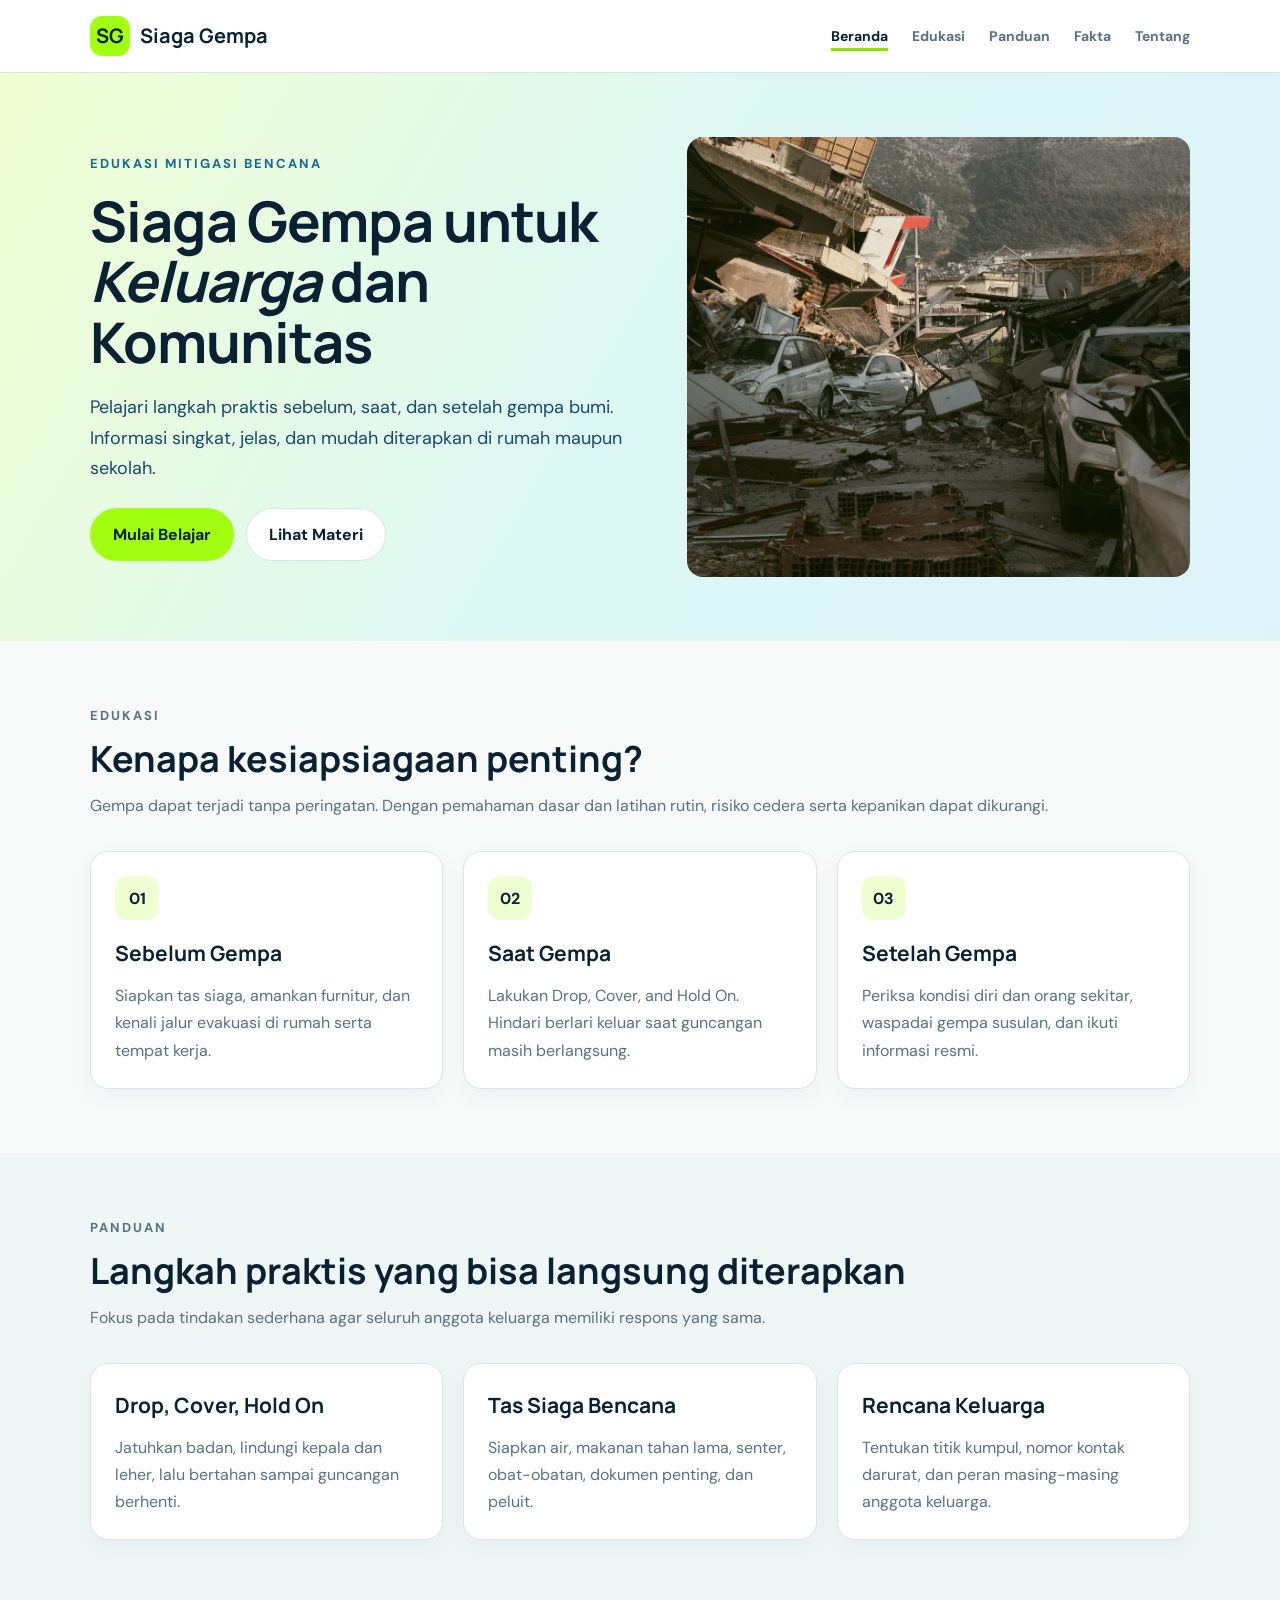
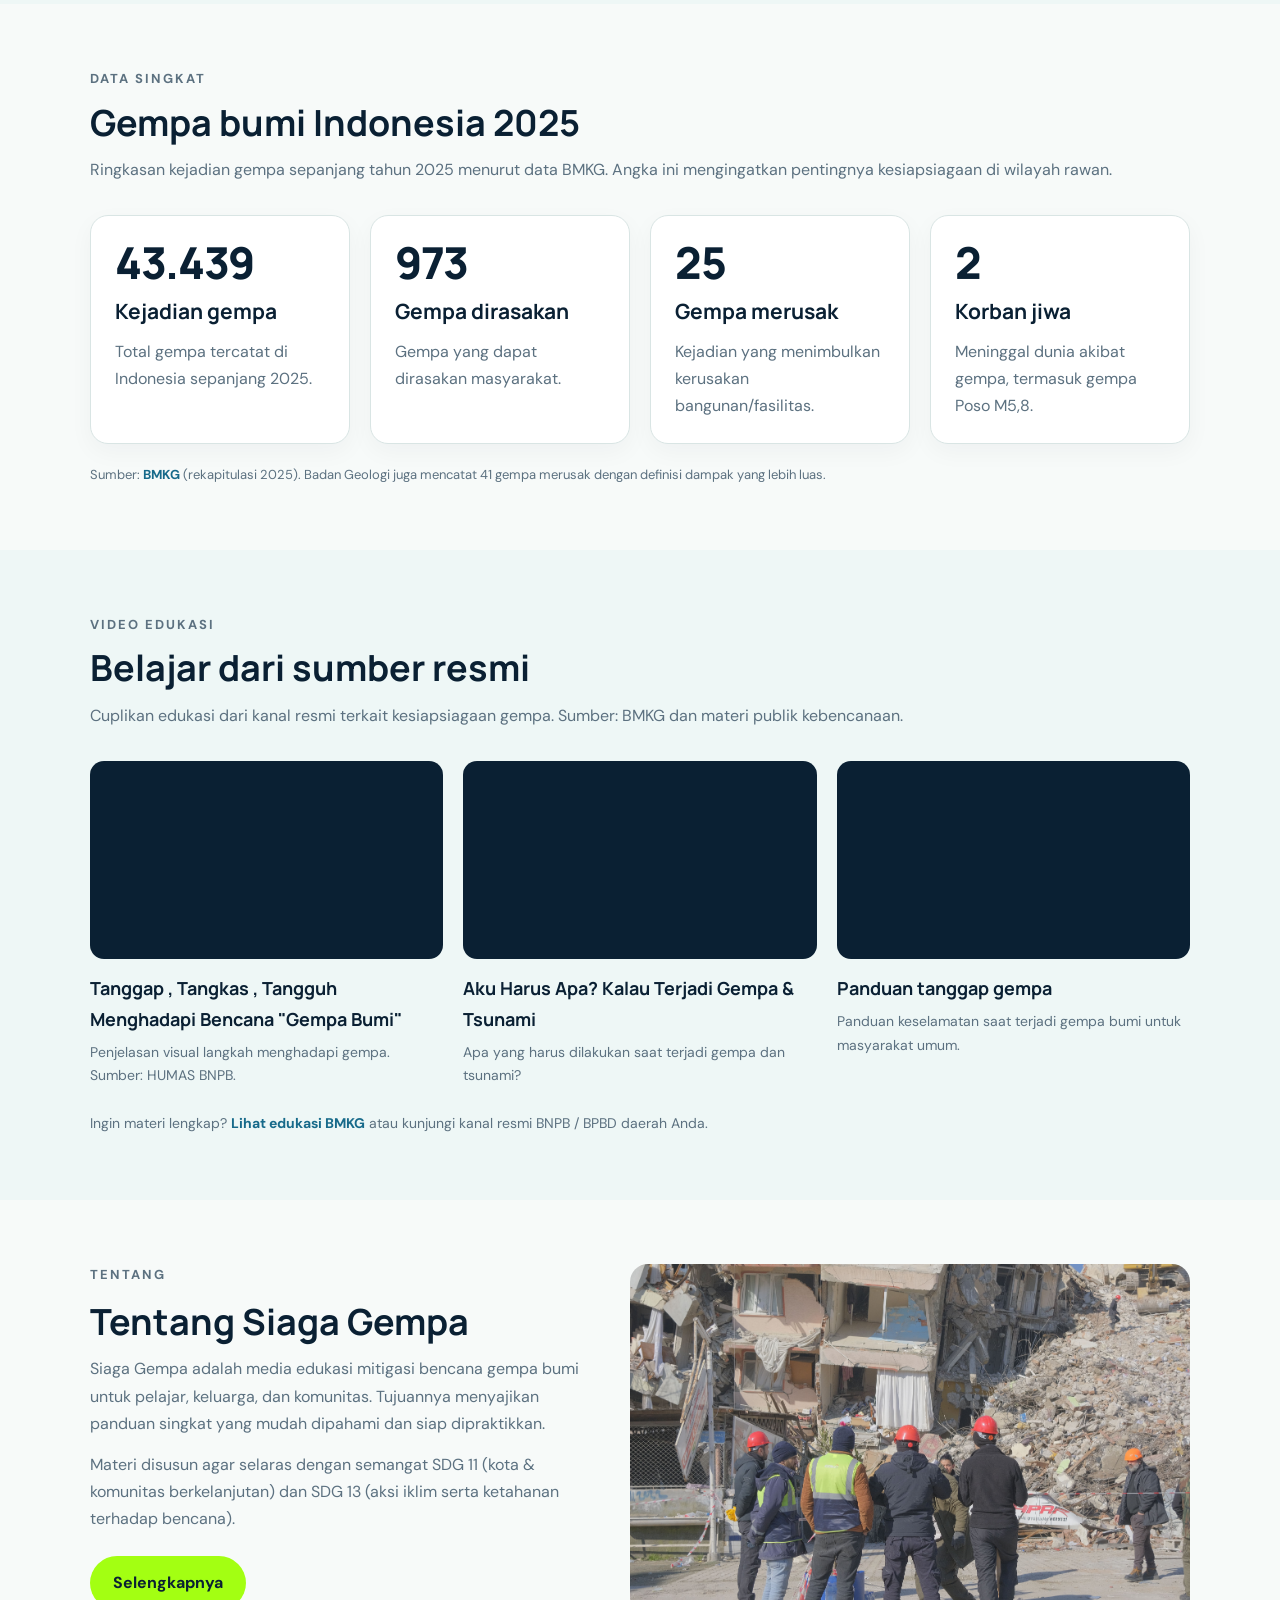
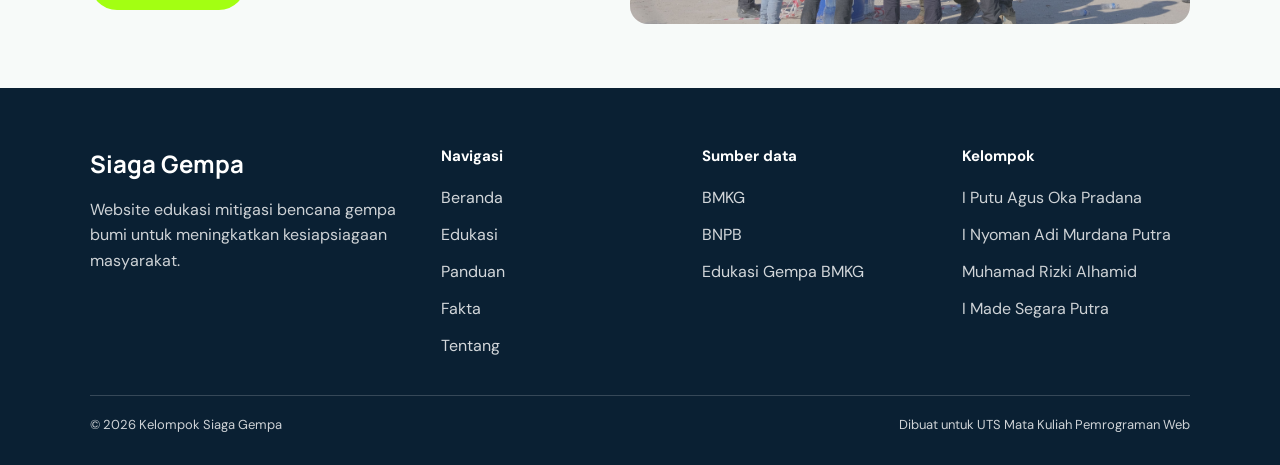
<file: index.html>
<!DOCTYPE html>
<html lang="id">
<head>
    <meta charset="UTF-8">
    <meta name="viewport" content="width=device-width, initial-scale=1.0">
    <title>Siaga Gempa | Edukasi Mitigasi Bencana</title>
    <meta name="description" content="Website edukasi mitigasi bencana gempa bumi untuk meningkatkan kesiapsiagaan masyarakat.">
    <link rel="preconnect" href="https://fonts.googleapis.com">
    <link rel="preconnect" href="https://fonts.gstatic.com" crossorigin>
    <link href="https://fonts.googleapis.com/css2?family=DM+Sans:ital,opsz,wght@0,9..40,400;0,9..40,500;0,9..40,700;1,9..40,400&family=Manrope:wght@600;700;800&display=swap" rel="stylesheet">
    <link rel="stylesheet" href="style.css">
</head>
<body>
    <header class="header">
        <div class="container navbar">
            <a class="logo" href="index.html" aria-label="Siaga Gempa beranda">
                <span class="logo-mark" aria-hidden="true">SG</span>
                <span>Siaga Gempa</span>
            </a>

            <button class="nav-toggle" type="button" aria-label="Buka menu" aria-expanded="false" aria-controls="nav-menu">
                <svg width="22" height="22" viewBox="0 0 24 24" fill="none" aria-hidden="true">
                    <path d="M4 7H20M4 12H20M4 17H20" stroke="currentColor" stroke-width="2" stroke-linecap="round"/>
                </svg>
            </button>

            <nav id="nav-menu" class="nav-panel" aria-label="Navigasi utama">
                <ul class="nav-menu">
                    <li><a href="index.html" class="active">Beranda</a></li>
                    <li><a href="edukasi.html">Edukasi</a></li>
                    <li><a href="panduan.html">Panduan</a></li>
                    <li><a href="fakta.html">Fakta</a></li>
                    <li><a href="tentang.html">Tentang</a></li>
                </ul>
            </nav>
        </div>
    </header>

    <main>
        <section class="hero">
            <div class="container hero-grid">
                <div class="hero-content">
                    <p class="hero-label">Edukasi Mitigasi Bencana</p>
                    <h1>Siaga Gempa untuk <em>Keluarga</em> dan Komunitas</h1>
                    <p class="hero-description">
                        Pelajari langkah praktis sebelum, saat, dan setelah gempa bumi.
                        Informasi singkat, jelas, dan mudah diterapkan di rumah maupun sekolah.
                    </p>
                    <div class="hero-actions">
                        <a class="button button-primary" href="#panduan">Mulai Belajar</a>
                        <a class="button button-secondary" href="#edukasi">Lihat Materi</a>
                    </div>
                </div>

                <div class="hero-visual">
                    <img
                        src="images/Hero.jpg"
                        alt="Ilustrasi kesiapsiagaan menghadapi gempa bumi"
                        width="640"
                        height="480"
                    >
                </div>
            </div>
        </section>

        <section id="edukasi" class="section">
            <div class="container">
                <div class="section-heading">
                    <p class="section-label">Edukasi</p>
                    <h2>Kenapa kesiapsiagaan penting?</h2>
                    <p>
                        Gempa dapat terjadi tanpa peringatan. Dengan pemahaman dasar dan latihan rutin,
                        risiko cedera serta kepanikan dapat dikurangi.
                    </p>
                </div>

                <div class="card-grid">
                    <article class="info-card">
                        <div class="card-number">01</div>
                        <h3>Sebelum Gempa</h3>
                        <p>Siapkan tas siaga, amankan furnitur, dan kenali jalur evakuasi di rumah serta tempat kerja.</p>
                    </article>
                    <article class="info-card">
                        <div class="card-number">02</div>
                        <h3>Saat Gempa</h3>
                        <p>Lakukan Drop, Cover, and Hold On. Hindari berlari keluar saat guncangan masih berlangsung.</p>
                    </article>
                    <article class="info-card">
                        <div class="card-number">03</div>
                        <h3>Setelah Gempa</h3>
                        <p>Periksa kondisi diri dan orang sekitar, waspadai gempa susulan, dan ikuti informasi resmi.</p>
                    </article>
                </div>
            </div>
        </section>

        <section id="panduan" class="section section-alt">
            <div class="container">
                <div class="section-heading">
                    <p class="section-label">Panduan</p>
                    <h2>Langkah praktis yang bisa langsung diterapkan</h2>
                    <p>Fokus pada tindakan sederhana agar seluruh anggota keluarga memiliki respons yang sama.</p>
                </div>

                <div class="card-grid">
                    <article class="info-card">
                        <h3>Drop, Cover, Hold On</h3>
                        <p>Jatuhkan badan, lindungi kepala dan leher, lalu bertahan sampai guncangan berhenti.</p>
                    </article>
                    <article class="info-card">
                        <h3>Tas Siaga Bencana</h3>
                        <p>Siapkan air, makanan tahan lama, senter, obat-obatan, dokumen penting, dan peluit.</p>
                    </article>
                    <article class="info-card">
                        <h3>Rencana Keluarga</h3>
                        <p>Tentukan titik kumpul, nomor kontak darurat, dan peran masing-masing anggota keluarga.</p>
                    </article>
                </div>
            </div>
        </section>

        <section id="fakta" class="section">
            <div class="container">
                <div class="section-heading">
                    <p class="section-label">Data singkat</p>
                    <h2>Gempa bumi Indonesia 2025</h2>
                    <p>
                        Ringkasan kejadian gempa sepanjang tahun 2025 menurut data BMKG.
                        Angka ini mengingatkan pentingnya kesiapsiagaan di wilayah rawan.
                    </p>
                </div>

                <div class="card-grid fact-grid">
                    <article class="info-card stat-card">
                        <p class="stat-value">43.439</p>
                        <h3>Kejadian gempa</h3>
                        <p>Total gempa tercatat di Indonesia sepanjang 2025.</p>
                    </article>
                    <article class="info-card stat-card">
                        <p class="stat-value">973</p>
                        <h3>Gempa dirasakan</h3>
                        <p>Gempa yang dapat dirasakan masyarakat.</p>
                    </article>
                    <article class="info-card stat-card">
                        <p class="stat-value">25</p>
                        <h3>Gempa merusak</h3>
                        <p>Kejadian yang menimbulkan kerusakan bangunan/fasilitas.</p>
                    </article>
                    <article class="info-card stat-card">
                        <p class="stat-value">2</p>
                        <h3>Korban jiwa</h3>
                        <p>Meninggal dunia akibat gempa, termasuk gempa Poso M5,8.</p>
                    </article>
                </div>

                <p class="fact-source">
                    Sumber:
                    <a href="https://www.bmkg.go.id/" target="_blank" rel="noopener noreferrer">BMKG</a>
                    (rekapitulasi 2025). Badan Geologi juga mencatat 41 gempa merusak dengan definisi dampak yang lebih luas.
                </p>
            </div>
        </section>

        <section id="video" class="section section-alt">
            <div class="container">
                <div class="section-heading">
                    <p class="section-label">Video edukasi</p>
                    <h2>Belajar dari sumber resmi</h2>
                    <p>
                        Cuplikan edukasi dari kanal resmi terkait kesiapsiagaan gempa.
                        Sumber: BMKG dan materi publik kebencanaan.
                    </p>
                </div>

                <div class="video-grid">
                    <article class="video-card">
                        <div class="video-frame">
                            <iframe 
                            src="https://www.youtube.com/embed/nk38uvgEWkM?si=nf3neguqrBUx8cnx"
                            title="Tanggap , Tangkas , Tangguh Menghadapi Bencana Gempa Bumi" 
                            loading="lazy"
                            allow="accelerometer; autoplay; clipboard-write; encrypted-media; gyroscope; picture-in-picture; web-share"
                            allowfullscreen
                            ></iframe>
                        </div>
                        <h3>Tanggap , Tangkas , Tangguh Menghadapi Bencana "Gempa Bumi"</h3>
                        <p>Penjelasan visual langkah menghadapi gempa. Sumber: HUMAS BNPB.</p>
                    </article>

                    <article class="video-card">
                        <div class="video-frame">
                            <iframe
                                src="https://www.youtube.com/embed/9e6PO4v26Xs?si=sYLV2eRKDoJ7qIVa"
                                title="Aku Harus Apa? Kalau Terjadi Gempa & Tsunami | Edukasi Mitigasi Bencana untuk Anak"
                                loading="lazy"
                                allow="accelerometer; autoplay; clipboard-write; encrypted-media; gyroscope; picture-in-picture; web-share"
                                allowfullscreen
                            ></iframe>
                        </div>
                        <h3>Aku Harus Apa? Kalau Terjadi Gempa & Tsunami</h3>
                        <p>Apa yang harus dilakukan saat terjadi gempa dan tsunami?</p>
                    </article>

                    <article class="video-card">
                        <div class="video-frame">
                            <iframe
                                src="https://www.youtube.com/embed/zCkdh8uOBeM"
                                title="Panduan keselamatan tanggap gempa bumi"
                                loading="lazy"
                                allow="accelerometer; autoplay; clipboard-write; encrypted-media; gyroscope; picture-in-picture; web-share"
                                allowfullscreen
                            ></iframe>
                        </div>
                        <h3>Panduan tanggap gempa</h3>
                        <p>Panduan keselamatan saat terjadi gempa bumi untuk masyarakat umum.</p>
                    </article>
                </div>

                <p class="video-note">
                    Ingin materi lengkap?
                    <a href="https://www.bmkg.go.id/gempabumi/mitigasi/edukasi-gempabumi-tsunami" target="_blank" rel="noopener noreferrer">Lihat edukasi BMKG</a>
                    atau kunjungi kanal resmi BNPB / BPBD daerah Anda.
                </p>
            </div>
        </section>

        <section id="tentang" class="section">
            <div class="container split-layout">
                <div class="split-content about-content">
                    <p class="section-label">Tentang</p>
                    <h2>Tentang Siaga Gempa</h2>
                    <p>
                        Siaga Gempa adalah media edukasi mitigasi bencana gempa bumi untuk pelajar, keluarga,
                        dan komunitas. Tujuannya menyajikan panduan singkat yang mudah dipahami dan siap dipraktikkan.
                    </p>
                    <p>
                        Materi disusun agar selaras dengan semangat SDG 11 (kota &amp; komunitas berkelanjutan)
                        dan SDG 13 (aksi iklim serta ketahanan terhadap bencana).
                    </p>
                    <a class="button button-primary" href="tentang.html">Selengkapnya</a>
                </div>

                <figure class="split-media split-media--lg">
                    <img
                        src="images/Tentang.jpg"
                        alt="Tim dan komunitas Siaga Gempa sedang belajar kesiapsiagaan"
                        width="720"
                        height="540"
                    >
                </figure>
            </div>
        </section>
    </main>

    <footer class="footer">
        <div class="container">
            <div class="footer-grid">
                <div class="footer-brand">
                    <h2>Siaga Gempa</h2>
                    <p>Website edukasi mitigasi bencana gempa bumi untuk meningkatkan kesiapsiagaan masyarakat.</p>
                </div>

                <div class="footer-col">
                    <h3>Navigasi</h3>
                    <ul class="footer-links">
                        <li><a href="index.html">Beranda</a></li>
                        <li><a href="edukasi.html">Edukasi</a></li>
                        <li><a href="panduan.html">Panduan</a></li>
                        <li><a href="fakta.html">Fakta</a></li>
                        <li><a href="tentang.html">Tentang</a></li>
                    </ul>
                </div>

                <div class="footer-col">
                    <h3>Sumber data</h3>
                    <ul class="footer-links">
                        <li><a href="https://www.bmkg.go.id/" target="_blank" rel="noopener noreferrer">BMKG</a></li>
                        <li><a href="https://www.bnpb.go.id/" target="_blank" rel="noopener noreferrer">BNPB</a></li>
                        <li><a href="https://www.bmkg.go.id/gempabumi/mitigasi/edukasi-gempabumi-tsunami" target="_blank" rel="noopener noreferrer">Edukasi Gempa BMKG</a></li>
                    </ul>
                </div>

                <div class="footer-col">
                    <h3>Kelompok</h3>
                    <ul class="footer-links">
                        <li>I Putu Agus Oka Pradana</li>
                        <li>I Nyoman Adi Murdana Putra</li>
                        <li>Muhamad Rizki Alhamid</li>
                        <li>I Made Segara Putra</li>
                    </ul>
                </div>
            </div>

            <div class="footer-bottom">
                <p>© 2026 Kelompok Siaga Gempa</p>
                <p>Dibuat untuk UTS Mata Kuliah Pemrograman Web</p>
            </div>
        </div>
    </footer>

    <script>
        const toggle = document.querySelector(".nav-toggle");
        const panel = document.querySelector(".nav-panel");

        if (toggle && panel) {
            toggle.addEventListener("click", () => {
                const isOpen = panel.classList.toggle("open");
                toggle.setAttribute("aria-expanded", String(isOpen));
            });

            panel.querySelectorAll("a").forEach((link) => {
                link.addEventListener("click", () => {
                    panel.classList.remove("open");
                    toggle.setAttribute("aria-expanded", "false");
                });
            });
        }
    </script>
</body>
</html>
</file>
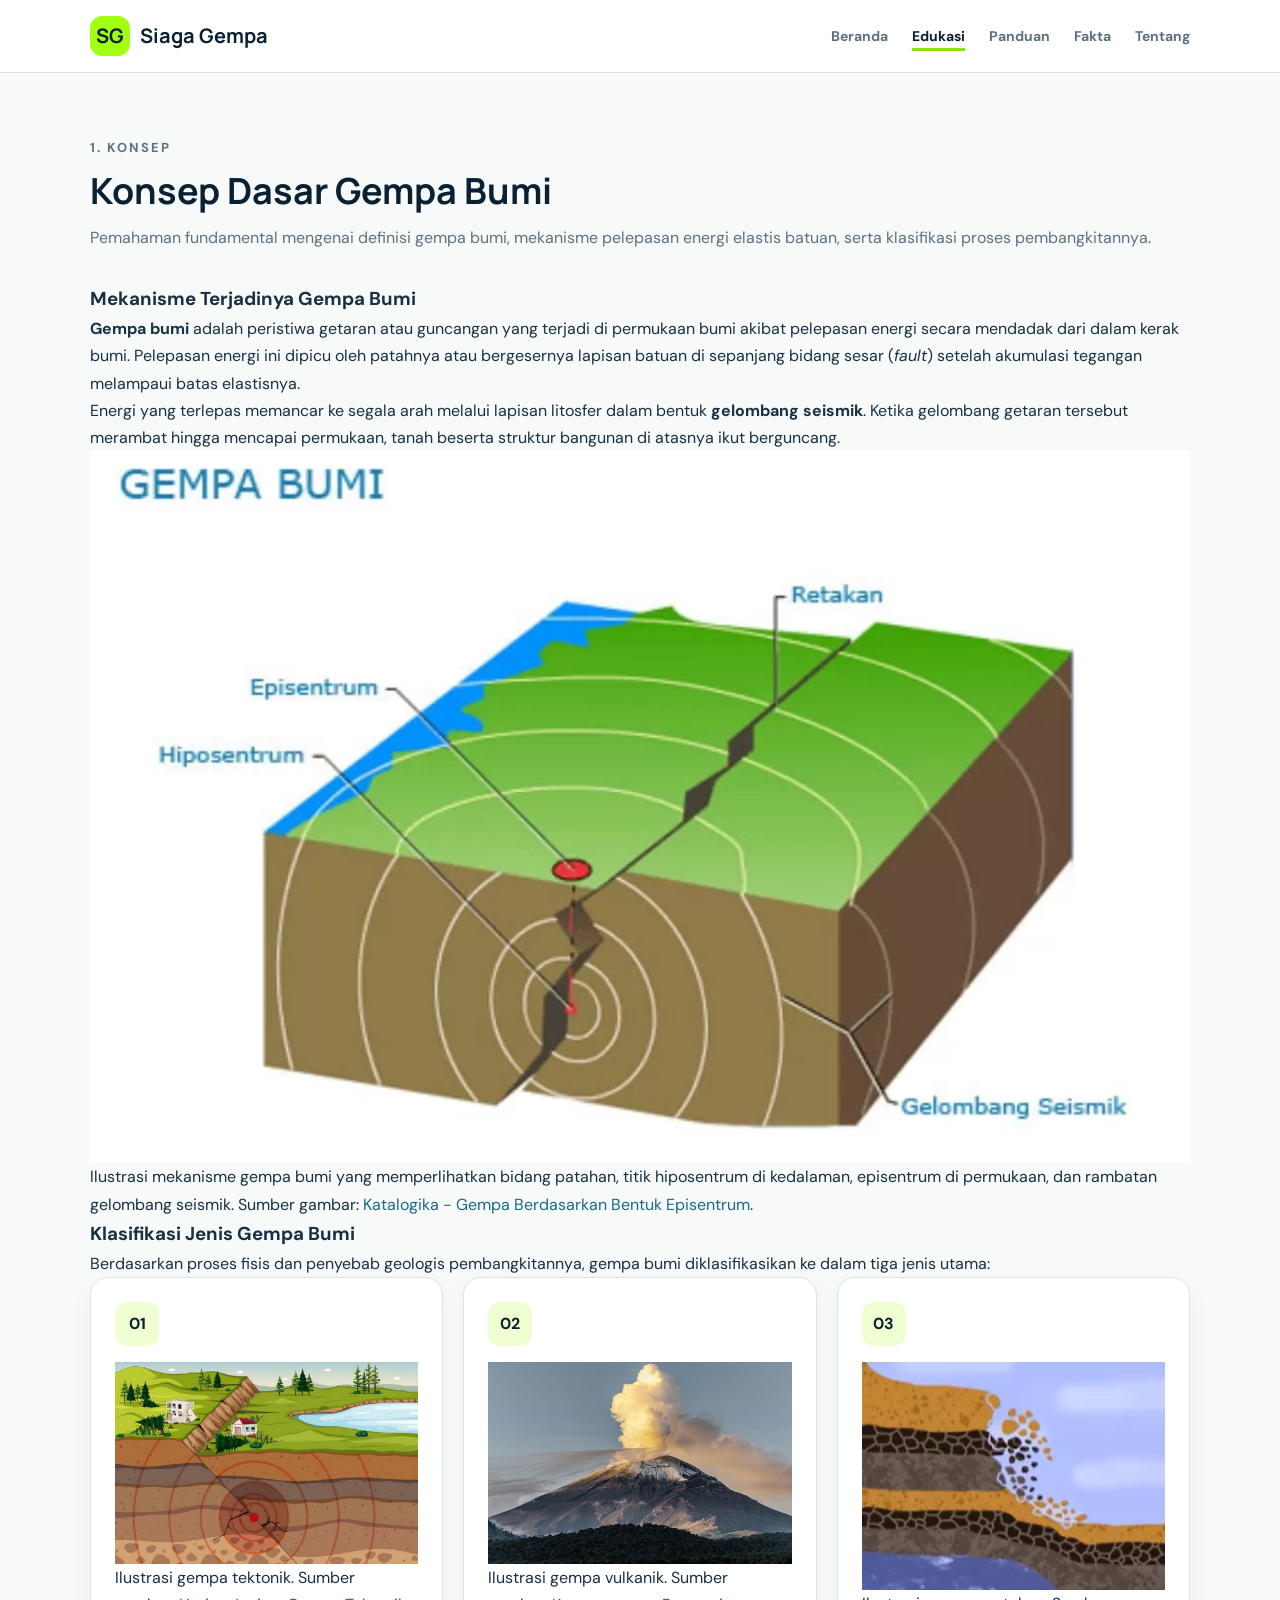
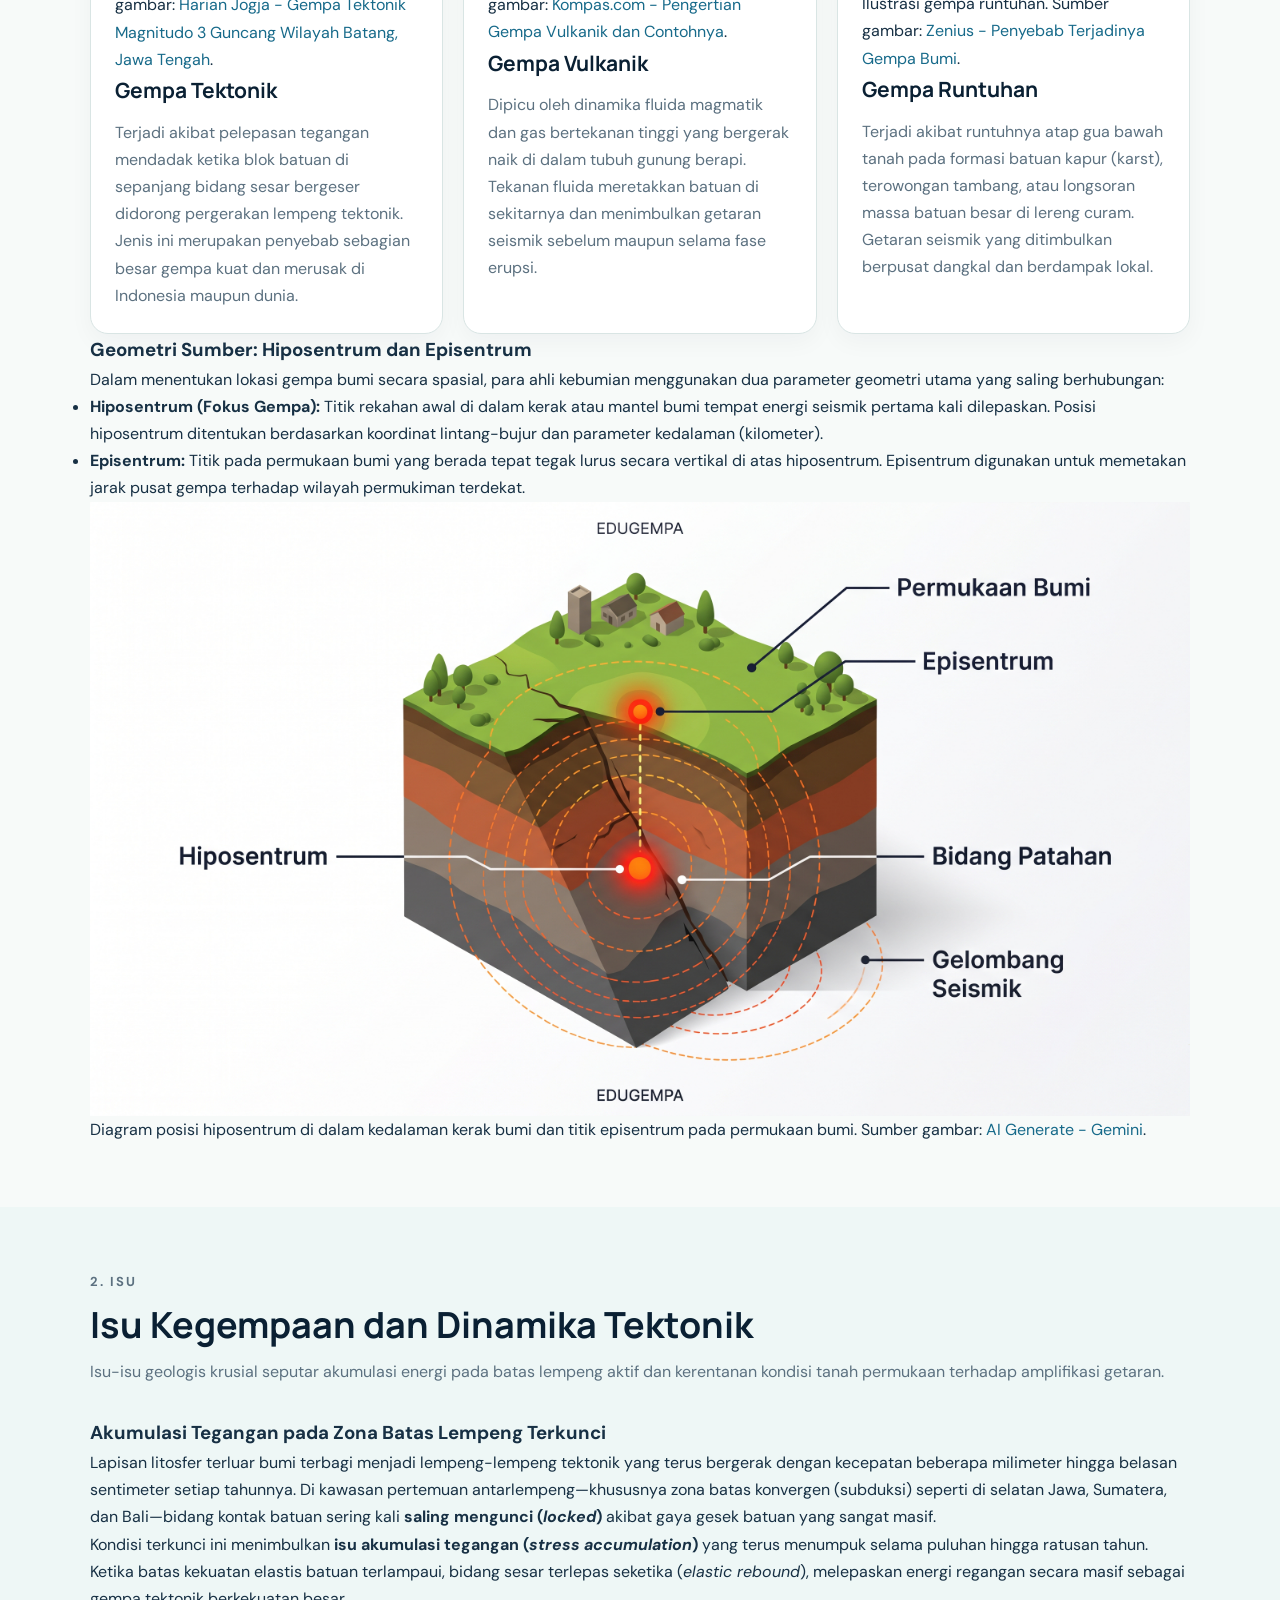
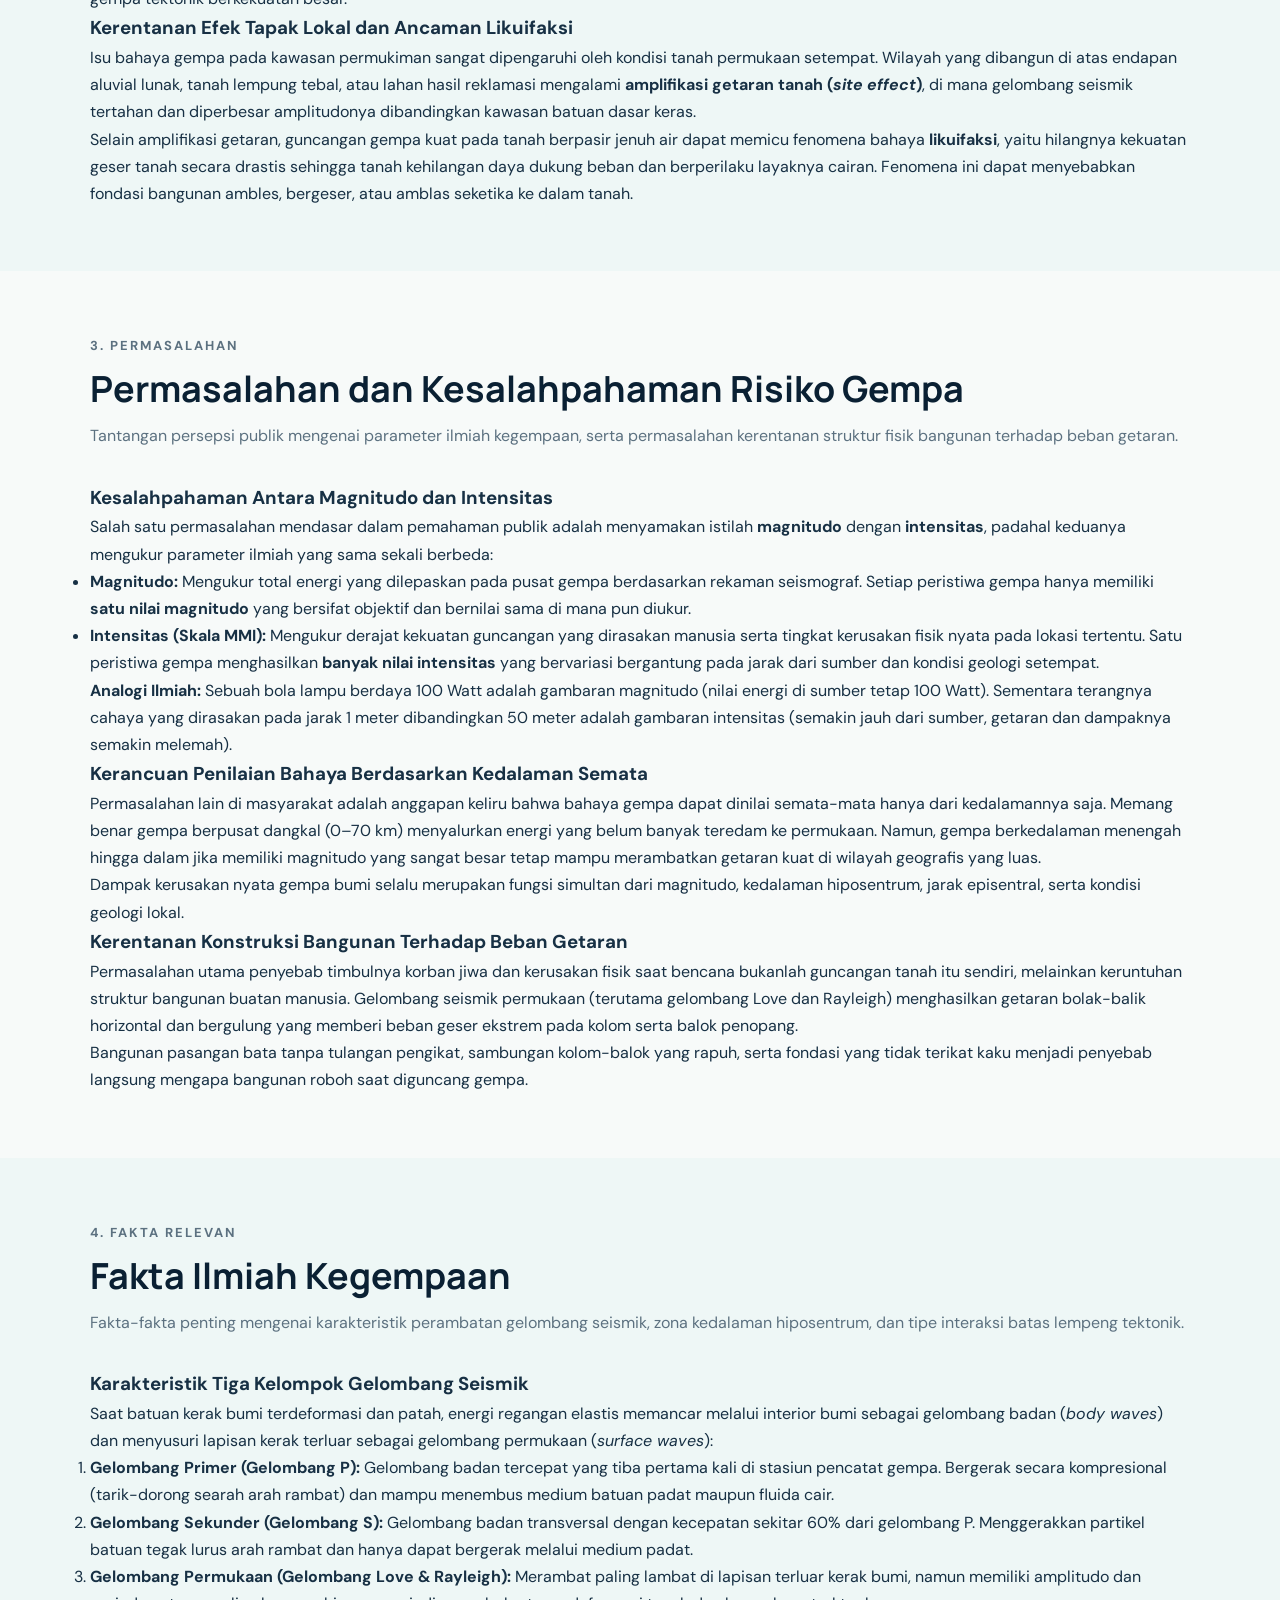
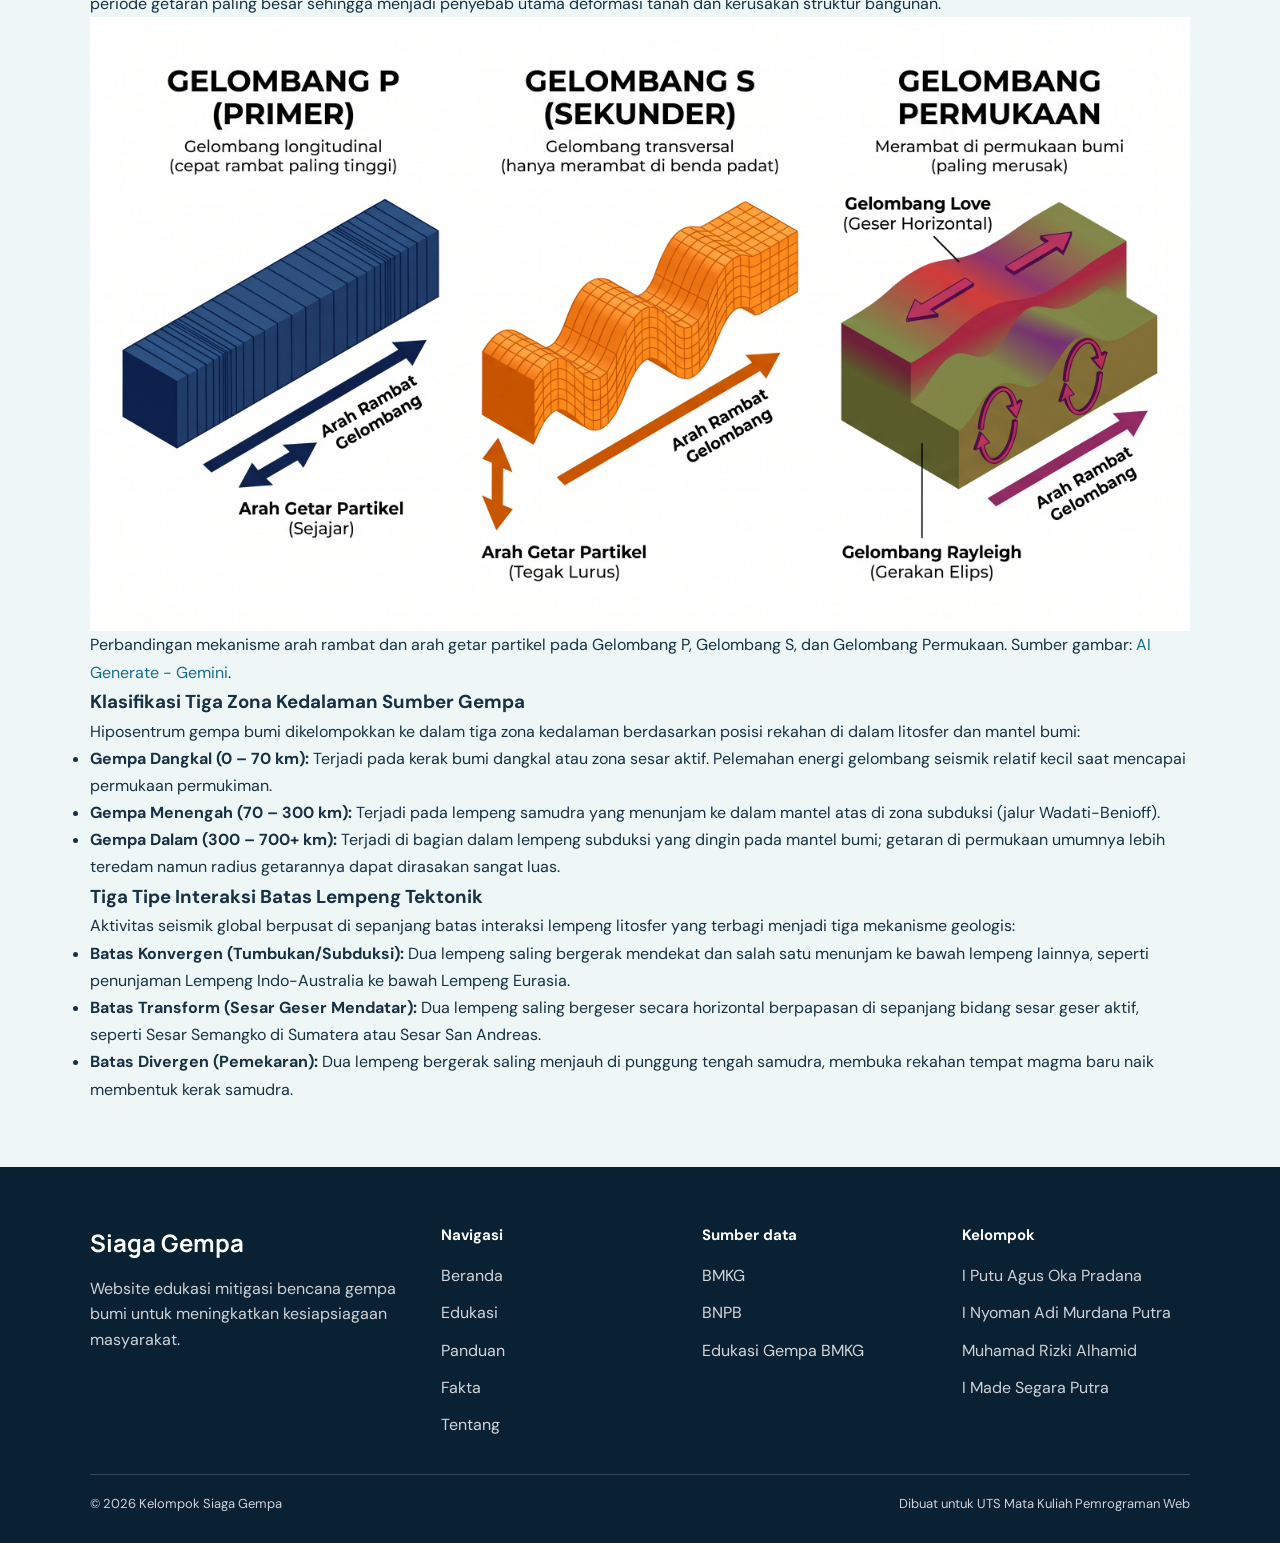
<file: edukasi.html>
<!DOCTYPE html>
<html lang="id">
<head>
    <meta charset="UTF-8">
    <meta name="viewport" content="width=device-width, initial-scale=1.0">

    <title>Edukasi | Siaga Gempa</title>
    <meta name="description" content="Materi edukasi tentang konsep dasar gempa bumi, isu kegempaan, permasalahan, dan fakta ilmiah.">

    <link rel="stylesheet" href="style.css">

    <!-- Font dari Google Fonts -->
    <link rel="preconnect" href="https://fonts.googleapis.com">
    <link rel="preconnect" href="https://fonts.gstatic.com" crossorigin>
    <link href="https://fonts.googleapis.com/css2?family=DM+Sans:ital,opsz,wght@0,9..40,400;0,9..40,500;0,9..40,700;1,9..40,400&family=Manrope:wght@600;700;800&display=swap" rel="stylesheet">

</head>

<body class="page-edukasi">

    <header class="header">
        <div class="container navbar">
            <a class="logo" href="index.html" aria-label="Siaga Gempa beranda">
                <span class="logo-mark" aria-hidden="true">SG</span>
                <span>Siaga Gempa</span>
            </a>

            <button class="nav-toggle" type="button" aria-label="Buka menu" aria-expanded="false" aria-controls="nav-menu">
                <svg width="22" height="22" viewBox="0 0 24 24" fill="none" aria-hidden="true">
                    <path d="M4 7H20M4 12H20M4 17H20" stroke="currentColor" stroke-width="2" stroke-linecap="round"/>
                </svg>
            </button>

            <nav id="nav-menu" class="nav-panel" aria-label="Navigasi utama">
                <ul class="nav-menu">
                    <li><a href="index.html">Beranda</a></li>
                    <li><a href="edukasi.html" class="active" aria-current="page">Edukasi</a></li>
                    <li><a href="panduan.html">Panduan</a></li>
                    <li><a href="fakta.html">Fakta</a></li>
                    <li><a href="tentang.html">Tentang</a></li>
                </ul>
            </nav>
        </div>
    </header>


    <!-- MAIN CONTENT -->
    <main>

        <!-- 1. KATEGORI: KONSEP -->
        <section class="section" id="konsep" aria-labelledby="heading-konsep">
            <div class="container">

                <div class="section-heading" id="pengertian">
                    <p class="section-label">1. KONSEP</p>
                    <h2 id="heading-konsep">Konsep Dasar Gempa Bumi</h2>

                    <p>
                        Pemahaman fundamental mengenai definisi gempa bumi, mekanisme pelepasan
                        energi elastis batuan, serta klasifikasi proses pembangkitannya.
                    </p>
                </div>

                <div class="article-content">

                    <h3>Mekanisme Terjadinya Gempa Bumi</h3>

                    <p>
                        <strong>Gempa bumi</strong> adalah peristiwa getaran atau guncangan yang terjadi di
                        permukaan bumi akibat pelepasan energi secara mendadak dari dalam kerak bumi.
                        Pelepasan energi ini dipicu oleh patahnya atau bergesernya lapisan batuan
                        di sepanjang bidang sesar (<em>fault</em>) setelah akumulasi tegangan melampaui batas elastisnya.
                    </p>

                    <p>
                        Energi yang terlepas memancar ke segala arah melalui lapisan litosfer dalam
                        bentuk <strong>gelombang seismik</strong>. Ketika gelombang getaran tersebut merambat hingga
                        mencapai permukaan, tanah beserta struktur bangunan di atasnya ikut berguncang.
                    </p>

                    <figure>
                        <img
                            src="images/diagram-mekanisme-gempa.jpg"
                            alt="Diagram mekanisme gempa bumi yang menunjukkan retakan, hiposentrum, episentrum, dan gelombang seismik"
                            loading="lazy"
                        >

                        <figcaption>
                            Ilustrasi mekanisme gempa bumi yang memperlihatkan bidang patahan, titik hiposentrum di kedalaman, episentrum di permukaan, dan rambatan gelombang seismik.
                            <span class="image-source">
                                Sumber gambar:
                                <a
                                    href="https://www.katalogika.com/edukasi/pr-1441588390/gempa-berdasarkan-bentuk-episentrum"
                                    target="_blank"
                                    rel="noopener noreferrer"
                                >Katalogika - Gempa Berdasarkan Bentuk Episentrum</a>.
                            </span>
                        </figcaption>
                    </figure>

                    <h3>Klasifikasi Jenis Gempa Bumi</h3>

                    <p>
                        Berdasarkan proses fisis dan penyebab geologis pembangkitannya, gempa bumi
                        diklasifikasikan ke dalam tiga jenis utama:
                    </p>

                </div>

                <!-- KARTU JENIS GEMPA -->
                <div class="card-grid" id="penyebab">

                    <article class="info-card">
                        <div class="card-number">01</div>

                        <figure>
                            <img
                            src="images/gempa-tektonik.jpg"
                            alt="Ilustrasi pergeseran dua blok lempeng tektonik di sepanjang bidang patahan aktif yang memicu pelepasan energi gempa tektonik"
                            loading="lazy"
                        >
                            <figcaption>
                                <span class="image-caption">Ilustrasi gempa tektonik.</span>
                                <span class="image-source">
                                    Sumber gambar:
                                    <a
                                        href="https://jogjapolitan.harianjogja.com/r-1181162/lagi-wilayah-batang-jateng-digoyang-gempa-tektonik-magnitudo-3-pagi-ini"
                                        target="_blank"
                                        rel="noopener noreferrer"
                                    >Harian Jogja - Gempa Tektonik Magnitudo 3 Guncang Wilayah Batang, Jawa Tengah</a>.
                                </span>
                            </figcaption>
                        </figure>

                        <h3>Gempa Tektonik</h3>

                        <p>
                            Terjadi akibat pelepasan tegangan mendadak ketika blok batuan di sepanjang
                            bidang sesar bergeser didorong pergerakan lempeng tektonik. Jenis ini merupakan
                            penyebab sebagian besar gempa kuat dan merusak di Indonesia maupun dunia.
                        </p>
                    </article>

                    <article class="info-card">
                        <div class="card-number">02</div>

                        <figure>
                            <img
                            src="images/gempa-vulkanik.jpg"
                            alt="Ilustrasi penampang gunung berapi yang menunjukkan naiknya magma dan gas vulkanik melalui rekahan batuan sehingga memicu gempa vulkanik"
                            loading="lazy"
                        >
                            <figcaption>
                                <span class="image-caption">Ilustrasi gempa vulkanik.</span>
                                <span class="image-source">
                                    Sumber gambar:
                                    <a
                                        href="https://www.kompas.com/skola/read/2025/04/05/121000269/apa-yang-dimaksud-dengan-gempa-vulkanik-ini-contohnya-"
                                        target="_blank"
                                        rel="noopener noreferrer"
                                    >Kompas.com - Pengertian Gempa Vulkanik dan Contohnya</a>.
                                </span>
                            </figcaption>
                        </figure>

                        <h3>Gempa Vulkanik</h3>

                        <p>
                            Dipicu oleh dinamika fluida magmatik dan gas bertekanan tinggi yang bergerak
                            naik di dalam tubuh gunung berapi. Tekanan fluida meretakkan batuan di sekitarnya
                            dan menimbulkan getaran seismik sebelum maupun selama fase erupsi.
                        </p>
                    </article>

                    <article class="info-card">
                        <div class="card-number">03</div>

                        <figure>
                            <img
                            src="images/gempa-runtuhan.jpg"
                            alt="Ilustrasi runtuhnya atap gua karst atau rongga bawah tanah akibat gravitasi yang menimbulkan getaran gempa runtuhan secara lokal"
                            loading="lazy"
                        >
                            <figcaption>
                                <span class="image-caption">Ilustrasi gempa runtuhan.</span>
                                <span class="image-source">
                                    Sumber gambar:
                                    <a
                                        href="https://www.zenius.net/blog/penyebab-terjadinya-gempa-bumi/"
                                        target="_blank"
                                        rel="noopener noreferrer"
                                    >Zenius - Penyebab Terjadinya Gempa Bumi</a>.
                                </span>
                            </figcaption>
                        </figure>

                        <h3>Gempa Runtuhan</h3>

                        <p>
                            Terjadi akibat runtuhnya atap gua bawah tanah pada formasi batuan kapur (karst),
                            terowongan tambang, atau longsoran massa batuan besar di lereng curam. Getaran
                            seismik yang ditimbulkan berpusat dangkal dan berdampak lokal.
                        </p>
                    </article>

                </div>

                <!-- KONSEP GEOMETRI SUMBER -->
                <div class="article-content">

                    <h3>Geometri Sumber: Hiposentrum dan Episentrum</h3>

                    <p>
                        Dalam menentukan lokasi gempa bumi secara spasial, para ahli kebumian menggunakan dua
                        parameter geometri utama yang saling berhubungan:
                    </p>

                    <ul>
                        <li>
                            <strong>Hiposentrum (Fokus Gempa):</strong> Titik rekahan awal di dalam kerak atau mantel
                            bumi tempat energi seismik pertama kali dilepaskan. Posisi hiposentrum ditentukan berdasarkan
                            koordinat lintang-bujur dan parameter kedalaman (kilometer).
                        </li>
                        <li>
                            <strong>Episentrum:</strong> Titik pada permukaan bumi yang berada tepat tegak lurus
                            secara vertikal di atas hiposentrum. Episentrum digunakan untuk memetakan jarak pusat
                            gempa terhadap wilayah permukiman terdekat.
                        </li>
                    </ul>

                    <figure>
                        <img
                            src="images/diagram-hiposentrum-episentrum.jpg"
                            alt="Diagram tiga dimensi yang memperlihatkan perbedaan posisi hiposentrum di kedalaman bidang patahan dan titik episentrum tepat di atasnya pada permukaan bumi"
                            loading="lazy"
                        >

                        <figcaption>
                            Diagram posisi hiposentrum di dalam kedalaman kerak bumi dan titik episentrum pada permukaan bumi.
                            <span class="image-source">
                                Sumber gambar:
                                <a>AI Generate - Gemini</a>.
                            </span>
                        </figcaption>
                    </figure>

                </div>

            </div>
        </section>


        <!-- 2. KATEGORI: ISU -->
        <section class="section section-alt" id="isu" aria-labelledby="heading-isu">
            <div class="container">

                <div class="section-heading">
                    <p class="section-label">2. ISU</p>
                    <h2 id="heading-isu">Isu Kegempaan dan Dinamika Tektonik</h2>

                    <p>
                        Isu-isu geologis krusial seputar akumulasi energi pada batas lempeng aktif
                        dan kerentanan kondisi tanah permukaan terhadap amplifikasi getaran.
                    </p>
                </div>

                <div class="article-content">

                    <h3>Akumulasi Tegangan pada Zona Batas Lempeng Terkunci</h3>

                    <p>
                        Lapisan litosfer terluar bumi terbagi menjadi lempeng-lempeng tektonik yang terus bergerak
                        dengan kecepatan beberapa milimeter hingga belasan sentimeter setiap tahunnya. Di kawasan
                        pertemuan antarlempeng—khususnya zona batas konvergen (subduksi) seperti di selatan Jawa,
                        Sumatera, dan Bali—bidang kontak batuan sering kali <strong>saling mengunci (<em>locked</em>)</strong>
                        akibat gaya gesek batuan yang sangat masif.
                    </p>

                    <p>
                        Kondisi terkunci ini menimbulkan <strong>isu akumulasi tegangan (<em>stress accumulation</em>)</strong>
                        yang terus menumpuk selama puluhan hingga ratusan tahun. Ketika batas kekuatan elastis batuan
                        terlampaui, bidang sesar terlepas seketika (<em>elastic rebound</em>), melepaskan energi regangan
                        secara masif sebagai gempa tektonik berkekuatan besar.
                    </p>

                    <h3>Kerentanan Efek Tapak Lokal dan Ancaman Likuifaksi</h3>

                    <p>
                        Isu bahaya gempa pada kawasan permukiman sangat dipengaruhi oleh kondisi tanah permukaan setempat.
                        Wilayah yang dibangun di atas endapan aluvial lunak, tanah lempung tebal, atau lahan hasil reklamasi
                        mengalami <strong>amplifikasi getaran tanah (<em>site effect</em>)</strong>, di mana gelombang
                        seismik tertahan dan diperbesar amplitudonya dibandingkan kawasan batuan dasar keras.
                    </p>

                    <p>
                        Selain amplifikasi getaran, guncangan gempa kuat pada tanah berpasir jenuh air dapat memicu
                        fenomena bahaya <strong>likuifaksi</strong>, yaitu hilangnya kekuatan geser tanah secara drastis
                        sehingga tanah kehilangan daya dukung beban dan berperilaku layaknya cairan. Fenomena ini dapat
                        menyebabkan fondasi bangunan ambles, bergeser, atau amblas seketika ke dalam tanah.
                    </p>

                </div>

            </div>
        </section>


        <!-- 3. KATEGORI: PERMASALAHAN -->
        <section class="section" id="permasalahan" aria-labelledby="heading-permasalahan">
            <div class="container">

                <div class="section-heading">
                    <p class="section-label">3. PERMASALAHAN</p>
                    <h2 id="heading-permasalahan">Permasalahan dan Kesalahpahaman Risiko Gempa</h2>

                    <p>
                        Tantangan persepsi publik mengenai parameter ilmiah kegempaan,
                        serta permasalahan kerentanan struktur fisik bangunan terhadap beban getaran.
                    </p>
                </div>

                <div class="article-content">

                    <h3>Kesalahpahaman Antara Magnitudo dan Intensitas</h3>

                    <p>
                        Salah satu permasalahan mendasar dalam pemahaman publik adalah menyamakan istilah
                        <strong>magnitudo</strong> dengan <strong>intensitas</strong>, padahal keduanya
                        mengukur parameter ilmiah yang sama sekali berbeda:
                    </p>

                    <ul>
                        <li>
                            <strong>Magnitudo:</strong> Mengukur total energi yang dilepaskan pada pusat gempa
                            berdasarkan rekaman seismograf. Setiap peristiwa gempa hanya memiliki <strong>satu nilai magnitudo</strong>
                            yang bersifat objektif dan bernilai sama di mana pun diukur.
                        </li>
                        <li>
                            <strong>Intensitas (Skala MMI):</strong> Mengukur derajat kekuatan guncangan yang dirasakan
                            manusia serta tingkat kerusakan fisik nyata pada lokasi tertentu. Satu peristiwa gempa menghasilkan
                            <strong>banyak nilai intensitas</strong> yang bervariasi bergantung pada jarak dari sumber dan kondisi geologi setempat.
                        </li>
                    </ul>

                    <blockquote>
                        <strong>Analogi Ilmiah:</strong> Sebuah bola lampu berdaya 100 Watt adalah gambaran magnitudo
                        (nilai energi di sumber tetap 100 Watt). Sementara terangnya cahaya yang dirasakan pada jarak
                        1 meter dibandingkan 50 meter adalah gambaran intensitas (semakin jauh dari sumber, getaran dan dampaknya semakin melemah).
                    </blockquote>

                    <h3>Kerancuan Penilaian Bahaya Berdasarkan Kedalaman Semata</h3>

                    <p>
                        Permasalahan lain di masyarakat adalah anggapan keliru bahwa bahaya gempa dapat dinilai semata-mata
                        hanya dari kedalamannya saja. Memang benar gempa berpusat dangkal (0–70 km) menyalurkan energi yang
                        belum banyak teredam ke permukaan. Namun, gempa berkedalaman menengah hingga dalam jika memiliki magnitudo
                        yang sangat besar tetap mampu merambatkan getaran kuat di wilayah geografis yang luas.
                    </p>

                    <p>
                        Dampak kerusakan nyata gempa bumi selalu merupakan fungsi simultan dari magnitudo, kedalaman hiposentrum,
                        jarak episentral, serta kondisi geologi lokal.
                    </p>

                    <h3>Kerentanan Konstruksi Bangunan Terhadap Beban Getaran</h3>

                    <p>
                        Permasalahan utama penyebab timbulnya korban jiwa dan kerusakan fisik saat bencana bukanlah guncangan tanah
                        itu sendiri, melainkan keruntuhan struktur bangunan buatan manusia. Gelombang seismik permukaan
                        (terutama gelombang Love dan Rayleigh) menghasilkan getaran bolak-balik horizontal dan bergulung
                        yang memberi beban geser ekstrem pada kolom serta balok penopang.
                    </p>

                    <p>
                        Bangunan pasangan bata tanpa tulangan pengikat, sambungan kolom-balok yang rapuh, serta fondasi
                        yang tidak terikat kaku menjadi penyebab langsung mengapa bangunan roboh saat diguncang gempa.
                    </p>

                </div>

            </div>
        </section>


        <!-- 4. KATEGORI: FAKTA RELEVAN -->
        <section class="section section-alt" id="fakta" aria-labelledby="heading-fakta">
            <div class="container">

                <div class="section-heading">
                    <p class="section-label">4. FAKTA RELEVAN</p>
                    <h2 id="heading-fakta">Fakta Ilmiah Kegempaan</h2>

                    <p>
                        Fakta-fakta penting mengenai karakteristik perambatan gelombang seismik,
                        zona kedalaman hiposentrum, dan tipe interaksi batas lempeng tektonik.
                    </p>
                </div>

                <div class="article-content">

                    <h3>Karakteristik Tiga Kelompok Gelombang Seismik</h3>

                    <p>
                        Saat batuan kerak bumi terdeformasi dan patah, energi regangan elastis memancar melalui interior bumi
                        sebagai gelombang badan (<em>body waves</em>) dan menyusuri lapisan kerak terluar sebagai gelombang permukaan (<em>surface waves</em>):
                    </p>

                    <ol>
                        <li>
                            <strong>Gelombang Primer (Gelombang P):</strong> Gelombang badan tercepat yang tiba pertama kali
                            di stasiun pencatat gempa. Bergerak secara kompresional (tarik-dorong searah arah rambat)
                            dan mampu menembus medium batuan padat maupun fluida cair.
                        </li>
                        <li>
                            <strong>Gelombang Sekunder (Gelombang S):</strong> Gelombang badan transversal dengan kecepatan
                            sekitar 60% dari gelombang P. Menggerakkan partikel batuan tegak lurus arah rambat dan hanya
                            dapat bergerak melalui medium padat.
                        </li>
                        <li>
                            <strong>Gelombang Permukaan (Gelombang Love &amp; Rayleigh):</strong> Merambat paling lambat di lapisan
                            terluar kerak bumi, namun memiliki amplitudo dan periode getaran paling besar sehingga menjadi
                            penyebab utama deformasi tanah dan kerusakan struktur bangunan.
                        </li>
                    </ol>

                    <figure>
                        <img
                            src="images/diagram-gelombang-seismik.jpg"
                            alt="Diagram perbandingan pola rambatan Gelombang P (tarik-dorong), Gelombang S (geser tegak lurus), dan Gelombang Permukaan (Love dan Rayleigh)"
                            loading="lazy"
                        >

                        <figcaption>
                            Perbandingan mekanisme arah rambat dan arah getar partikel pada Gelombang P, Gelombang S, dan Gelombang Permukaan.
                            <span class="image-source">
                                Sumber gambar:
                                <a>AI Generate - Gemini</a>.
                            </span>
                        </figcaption>
                    </figure>

                    <h3>Klasifikasi Tiga Zona Kedalaman Sumber Gempa</h3>

                    <p>
                        Hiposentrum gempa bumi dikelompokkan ke dalam tiga zona kedalaman berdasarkan posisi rekahan di dalam litosfer dan mantel bumi:
                    </p>

                    <ul>
                        <li>
                            <strong>Gempa Dangkal (0 – 70 km):</strong> Terjadi pada kerak bumi dangkal atau zona sesar aktif.
                            Pelemahan energi gelombang seismik relatif kecil saat mencapai permukaan permukiman.
                        </li>
                        <li>
                            <strong>Gempa Menengah (70 – 300 km):</strong> Terjadi pada lempeng samudra yang menunjam ke dalam
                            mantel atas di zona subduksi (jalur Wadati-Benioff).
                        </li>
                        <li>
                            <strong>Gempa Dalam (300 – 700+ km):</strong> Terjadi di bagian dalam lempeng subduksi yang dingin
                            pada mantel bumi; getaran di permukaan umumnya lebih teredam namun radius getarannya dapat dirasakan sangat luas.
                        </li>
                    </ul>

                    <h3>Tiga Tipe Interaksi Batas Lempeng Tektonik</h3>

                    <p>
                        Aktivitas seismik global berpusat di sepanjang batas interaksi lempeng litosfer yang terbagi menjadi tiga mekanisme geologis:
                    </p>

                    <ul>
                        <li>
                            <strong>Batas Konvergen (Tumbukan/Subduksi):</strong> Dua lempeng saling bergerak mendekat dan salah satu
                            menunjam ke bawah lempeng lainnya, seperti penunjaman Lempeng Indo-Australia ke bawah Lempeng Eurasia.
                        </li>
                        <li>
                            <strong>Batas Transform (Sesar Geser Mendatar):</strong> Dua lempeng saling bergeser secara horizontal
                            berpapasan di sepanjang bidang sesar geser aktif, seperti Sesar Semangko di Sumatera atau Sesar San Andreas.
                        </li>
                        <li>
                            <strong>Batas Divergen (Pemekaran):</strong> Dua lempeng bergerak saling menjauh di punggung tengah samudra,
                            membuka rekahan tempat magma baru naik membentuk kerak samudra.
                        </li>
                    </ul>

                </div>

            </div>
        </section>

    </main>


    <!-- FOOTER: mengikuti struktur bersama halaman Beranda dan Tentang -->
    <footer class="footer">
        <div class="container">
            <div class="footer-grid">
                <div class="footer-brand">
                    <h2>Siaga Gempa</h2>
                    <p>Website edukasi mitigasi bencana gempa bumi untuk meningkatkan kesiapsiagaan masyarakat.</p>
                </div>

                <div class="footer-col">
                    <h3>Navigasi</h3>
                    <ul class="footer-links">
                        <li><a href="index.html">Beranda</a></li>
                        <li><a href="edukasi.html">Edukasi</a></li>
                        <li><a href="panduan.html">Panduan</a></li>
                        <li><a href="fakta.html">Fakta</a></li>
                        <li><a href="tentang.html">Tentang</a></li>
                    </ul>
                </div>

                <div class="footer-col">
                    <h3>Sumber data</h3>
                    <ul class="footer-links">
                        <li><a href="https://www.bmkg.go.id/" target="_blank" rel="noopener noreferrer">BMKG</a></li>
                        <li><a href="https://www.bnpb.go.id/" target="_blank" rel="noopener noreferrer">BNPB</a></li>
                        <li><a href="https://www.bmkg.go.id/gempabumi/mitigasi/edukasi-gempabumi-tsunami" target="_blank" rel="noopener noreferrer">Edukasi Gempa BMKG</a></li>
                    </ul>
                </div>

                <div class="footer-col">
                    <h3>Kelompok</h3>
                    <ul class="footer-links">
                        <li>I Putu Agus Oka Pradana</li>
                        <li>I Nyoman Adi Murdana Putra</li>
                        <li>Muhamad Rizki Alhamid</li>
                        <li>I Made Segara Putra</li>
                    </ul>
                </div>
            </div>

            <div class="footer-bottom">
                <p>© 2026 Kelompok Siaga Gempa</p>
                <p>Dibuat untuk UTS Mata Kuliah Pemrograman Web</p>
            </div>
        </div>
    </footer>

    <script>
        const toggle = document.querySelector(".nav-toggle");
        const panel = document.querySelector(".nav-panel");

        if (toggle && panel) {
            toggle.addEventListener("click", () => {
                const isOpen = panel.classList.toggle("open");
                toggle.setAttribute("aria-expanded", String(isOpen));
            });

            panel.querySelectorAll("a").forEach((link) => {
                link.addEventListener("click", () => {
                    panel.classList.remove("open");
                    toggle.setAttribute("aria-expanded", "false");
                });
            });
        }
    </script>
</body>
</html>
</file>
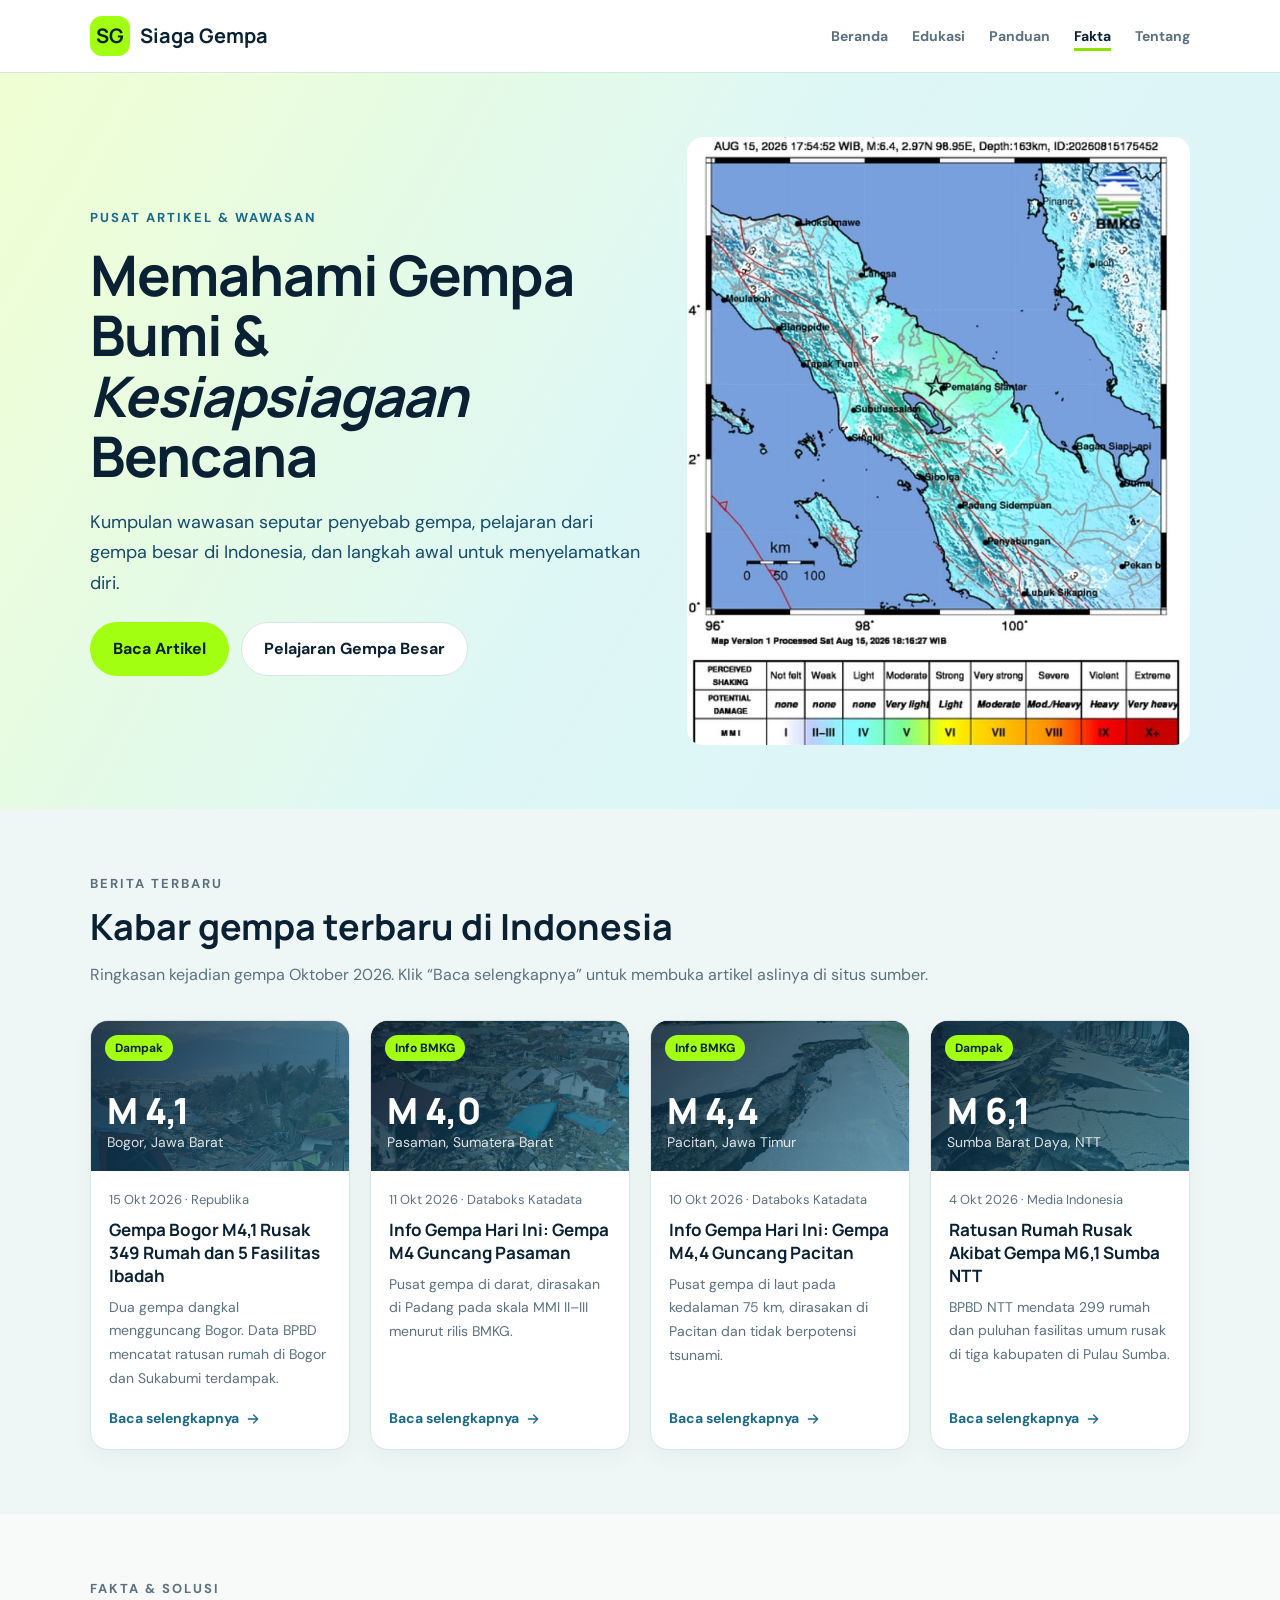
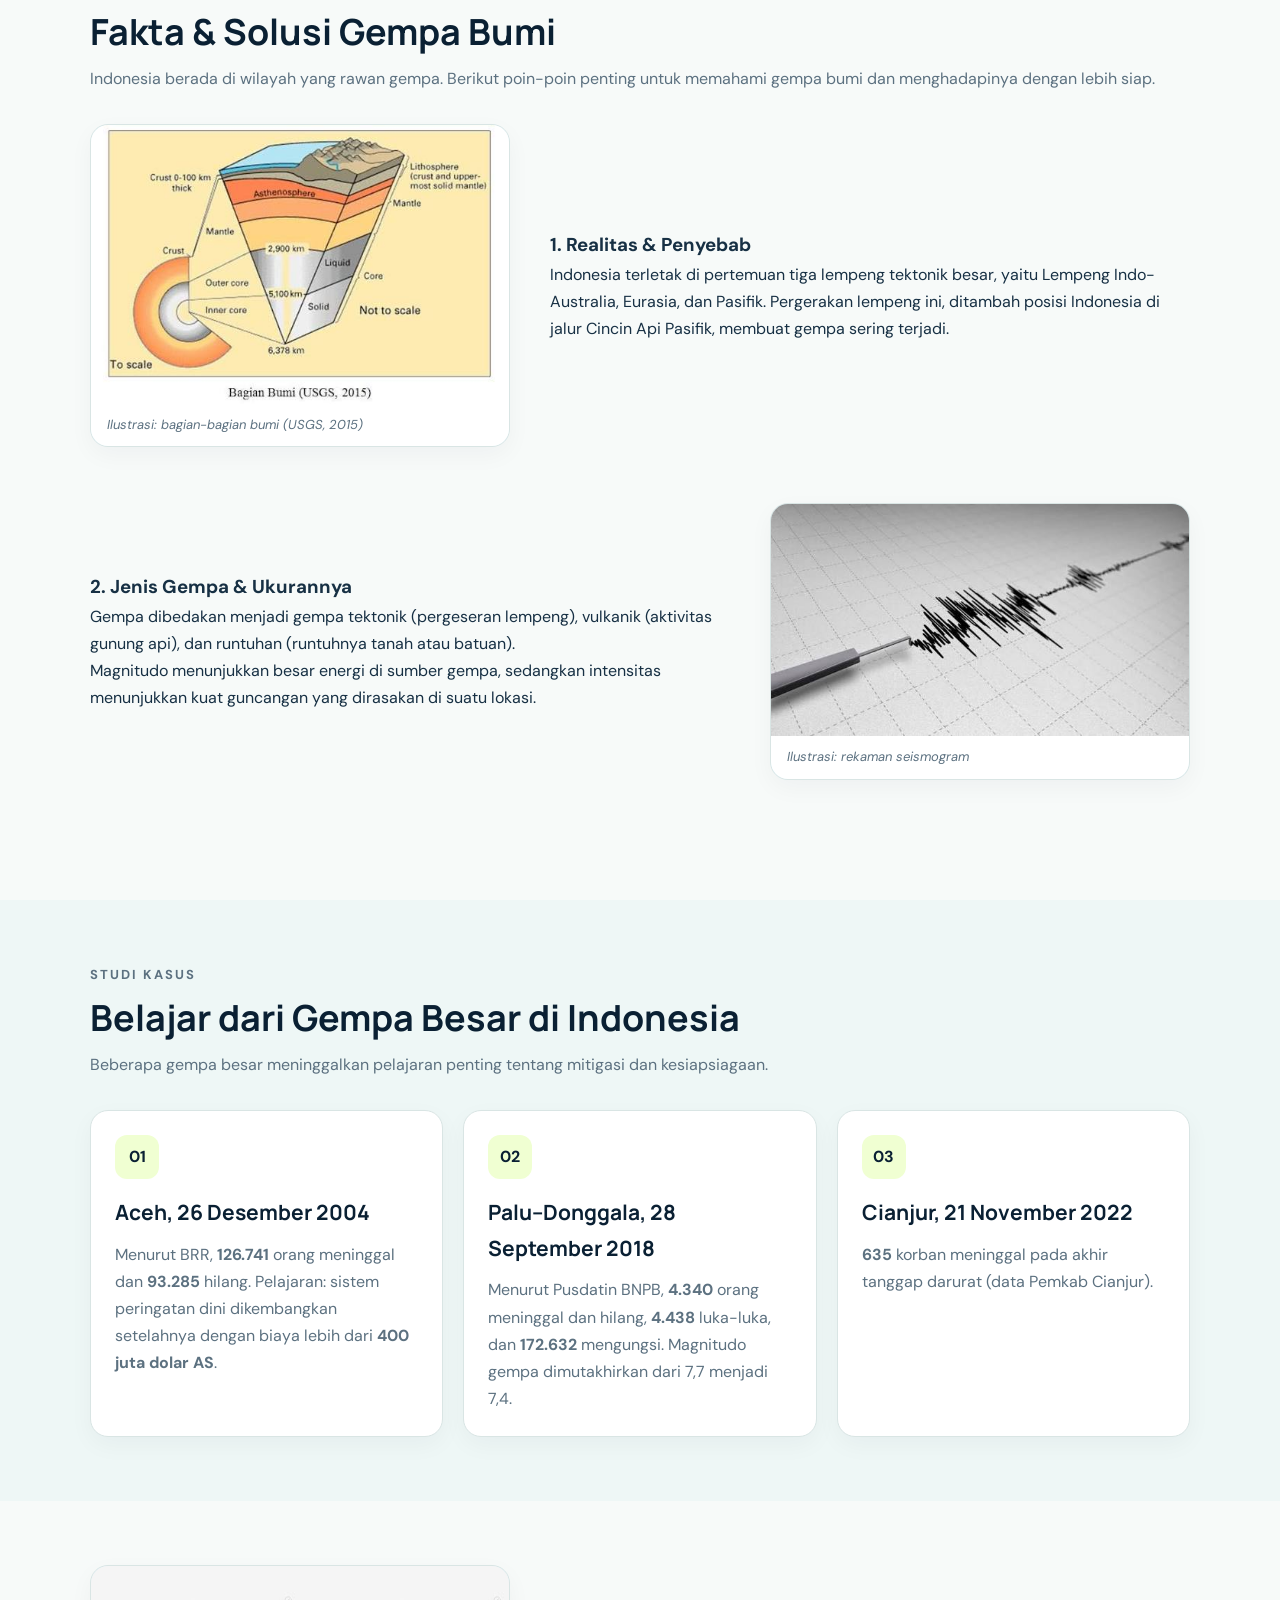
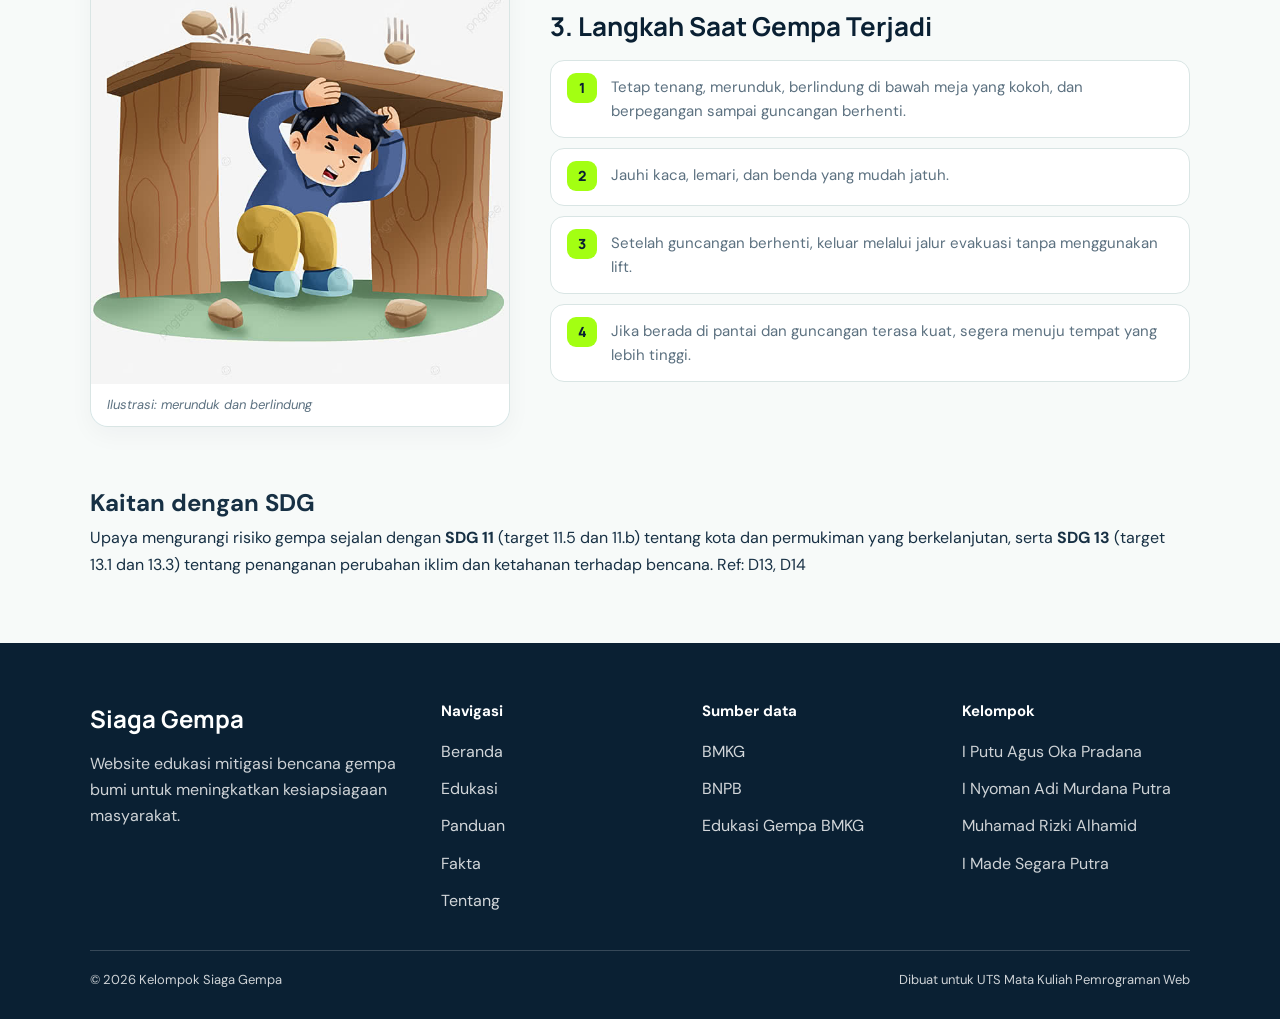
<file: fakta.html>
<!DOCTYPE html>
<html lang="id">
<head>
    <meta charset="UTF-8">
    <meta name="viewport" content="width=device-width, initial-scale=1.0">
    <title>Fakta | Siaga Gempa</title>
    <meta name="description" content="Fakta, penyebab, studi kasus gempa besar di Indonesia, dan langkah aman saat gempa terjadi.">
    <link rel="preconnect" href="https://fonts.googleapis.com">
    <link rel="preconnect" href="https://fonts.gstatic.com" crossorigin>
    <link href="https://fonts.googleapis.com/css2?family=DM+Sans:ital,opsz,wght@0,9..40,400;0,9..40,500;0,9..40,700;1,9..40,400&family=Manrope:wght@600;700;800&display=swap" rel="stylesheet">
    <link rel="stylesheet" href="style.css">
</head>
<body>
    <header class="header">
        <div class="container navbar">
            <a class="logo" href="index.html" aria-label="Siaga Gempa beranda">
                <span class="logo-mark" aria-hidden="true">SG</span>
                <span>Siaga Gempa</span>
            </a>

            <button class="nav-toggle" type="button" aria-label="Buka menu" aria-expanded="false" aria-controls="nav-menu">
                <svg width="22" height="22" viewBox="0 0 24 24" fill="none" aria-hidden="true">
                    <path d="M4 7H20M4 12H20M4 17H20" stroke="currentColor" stroke-width="2" stroke-linecap="round"/>
                </svg>
            </button>

            <nav id="nav-menu" class="nav-panel" aria-label="Navigasi utama">
                <ul class="nav-menu">
                    <li><a href="index.html">Beranda</a></li>
                    <li><a href="edukasi.html">Edukasi</a></li>
                    <li><a href="panduan.html">Panduan</a></li>
                    <li><a href="fakta.html" class="active">Fakta</a></li>
                    <li><a href="tentang.html">Tentang</a></li>
                </ul>
            </nav>
        </div>
    </header>

    <main>

    <!-- ===== HERO ARTIKEL ===== -->
    <section class="hero" id="artikel">
        <div class="container hero-grid">
            <div class="hero-content">
              <p class="hero-label">Pusat Artikel &amp; Wawasan</p>
              <h1>Memahami Gempa Bumi &amp; <em>Kesiapsiagaan</em> Bencana</h1>
            <p class="hero-description">
              Kumpulan wawasan seputar penyebab gempa, pelajaran dari gempa besar di
              Indonesia, dan langkah awal untuk menyelamatkan diri.
            </p>
            <div class="hero-actions">
              <a class="button button-primary" href="#fakta">Baca Artikel</a>
              <a class="button button-secondary" href="#pelajaran">Pelajaran Gempa Besar</a>
            </div>
          </div>
          <div class="hero-visual">
            <img
      src="images/gempaa.jpeg"
      alt="Deskripsi singkat gambar"
    >
  </div>
        </div>
      </div>
    </section>

    <!-- ===== FAKTA & SOLUSI ===== -->
    <!-- ===== BERITA GEMPA TERBARU ===== -->
    <section class="section section-alt" id="berita">
        <div class="container">
            <div class="section-heading">
                <p class="section-label">Berita Terbaru</p>
                <h2>Kabar gempa terbaru di Indonesia</h2>
                <p>Ringkasan kejadian gempa Oktober 2026. Klik &ldquo;Baca selengkapnya&rdquo; untuk membuka artikel aslinya di situs sumber.</p>
            </div>

            <div class="berita-grid">
                    <article class="berita-card">
                        <div class="berita-thumb">
                          <img class="berita-img" src="images/bogor.jpg" alt="Retakan jalan akibat gempa (foto ilustrasi)" width="400" height="300" loading="lazy">

                            <span class="berita-tag">Dampak</span>
                            <p class="berita-mag">M 4,1</p>
                            <p class="berita-lokasi">Bogor, Jawa Barat</p>
                        </div>
                        <div class="berita-body">
                            <p class="berita-meta">15 Okt 2026 · Republika</p>
                            <h3>Gempa Bogor M4,1 Rusak 349 Rumah dan 5 Fasilitas Ibadah</h3>
                            <p>Dua gempa dangkal mengguncang Bogor. Data BPBD mencatat ratusan rumah di Bogor dan Sukabumi terdampak.</p>
                            <a class="berita-link" href="https://news.republika.co.id/berita/tn1ps8487/gempa-bogor-magnitudo-41-rusak-349-rumah-dan-5-fasilitas-ibadah" target="_blank" rel="noopener noreferrer">Baca selengkapnya
                                <svg width="16" height="16" viewBox="0 0 24 24" fill="none" aria-hidden="true"><path d="M5 12H19M13 6L19 12L13 18" stroke="currentColor" stroke-width="2" stroke-linecap="round" stroke-linejoin="round"/></svg>
                            </a>
                        </div>
                    </article>

                    <article class="berita-card">
                        <div class="berita-thumb">
                          <img class="berita-img" src="images/pasiman.jpg" alt="Kerusakan jalan akibat gempa (foto ilustrasi)" width="400" height="300" loading="lazy">
                            <span class="berita-tag">Info BMKG</span>
                            <p class="berita-mag">M 4,0</p>
                            <p class="berita-lokasi">Pasaman, Sumatera Barat</p>
                        </div>
                        <div class="berita-body">
                            <p class="berita-meta">11 Okt 2026 · Databoks Katadata</p>
                            <h3>Info Gempa Hari Ini: Gempa M4 Guncang Pasaman</h3>
                            <p>Pusat gempa di darat, dirasakan di Padang pada skala MMI II–III menurut rilis BMKG.</p>
                            <a class="berita-link" href="https://databoks.katadata.co.id/datapublish/2026/10/11/info-gempa-hari-ini-minggu-11-oktober-2026-gempa-m-4-guncang-pasaman" target="_blank" rel="noopener noreferrer">Baca selengkapnya
                                <svg width="16" height="16" viewBox="0 0 24 24" fill="none" aria-hidden="true"><path d="M5 12H19M13 6L19 12L13 18" stroke="currentColor" stroke-width="2" stroke-linecap="round" stroke-linejoin="round"/></svg>
                            </a>
                        </div>
                    </article>

                    <article class="berita-card">
                        <div class="berita-thumb">
                          <img class="berita-img" src="images/pacitan.jpg" alt="Puing bangunan akibat gempa (foto ilustrasi)" width="400" height="300" loading="lazy">
                            <span class="berita-tag">Info BMKG</span>
                            <p class="berita-mag">M 4,4</p>
                            <p class="berita-lokasi">Pacitan, Jawa Timur</p>
                        </div>
                        <div class="berita-body">
                            <p class="berita-meta">10 Okt 2026 · Databoks Katadata</p>
                            <h3>Info Gempa Hari Ini: Gempa M4,4 Guncang Pacitan</h3>
                            <p>Pusat gempa di laut pada kedalaman 75 km, dirasakan di Pacitan dan tidak berpotensi tsunami.</p>
                            <a class="berita-link" href="https://databoks.katadata.co.id/datapublish/2026/10/10/info-gempa-hari-ini-sabtu-10-oktober-2026-gempa-m-4-4-guncang-pacitan" target="_blank" rel="noopener noreferrer">Baca selengkapnya
                                <svg width="16" height="16" viewBox="0 0 24 24" fill="none" aria-hidden="true"><path d="M5 12H19M13 6L19 12L13 18" stroke="currentColor" stroke-width="2" stroke-linecap="round" stroke-linejoin="round"/></svg>
                            </a>
                        </div>
                    </article>

                    <article class="berita-card">
                        <div class="berita-thumb">
                          <img class="berita-img" src="images/sumba.jpg" alt="Kerusakan permukiman akibat gempa (foto ilustrasi)" width="400" height="300" loading="lazy">
                            <span class="berita-tag">Dampak</span>
                            <p class="berita-mag">M 6,1</p>
                            <p class="berita-lokasi">Sumba Barat Daya, NTT</p>
                        </div>
                        <div class="berita-body">
                            <p class="berita-meta">4 Okt 2026 · Media Indonesia</p>
                            <h3>Ratusan Rumah Rusak Akibat Gempa M6,1 Sumba NTT</h3>
                            <p>BPBD NTT mendata 299 rumah dan puluhan fasilitas umum rusak di tiga kabupaten di Pulau Sumba.</p>
                            <a class="berita-link" href="https://mediaindonesia.com/nusantara/941305/ratusan-rumah-rusak-akibat-gempa-m61-sumba-ntt-bpbd-lakukan-pendataan" target="_blank" rel="noopener noreferrer">Baca selengkapnya
                                <svg width="16" height="16" viewBox="0 0 24 24" fill="none" aria-hidden="true"><path d="M5 12H19M13 6L19 12L13 18" stroke="currentColor" stroke-width="2" stroke-linecap="round" stroke-linejoin="round"/></svg>
                            </a>
                        </div>
                    </article>
            </div>
        </div>
    </section>

    <section class="section" id="fakta">
      <div class="container">
        <div class="section-heading">
          <p class="section-label">Fakta &amp; Solusi</p>
          <h2>Fakta &amp; Solusi Gempa Bumi</h2>
          <p>
            Indonesia berada di wilayah yang rawan gempa. Berikut poin-poin penting untuk
            memahami gempa bumi dan menghadapinya dengan lebih siap.
          </p>
        </div>

        <!-- 1: gambar kiri, teks kanan -->
        <div class="artikel-baris">
          <figure class="artikel-gambar">
            <img
              src="images/lempeng.jpg"
              alt="Diagram lapisan bumi: kerak, mantel, inti luar, dan inti dalam"
              loading="lazy"
            >
            <figcaption>Ilustrasi: bagian-bagian bumi (USGS, 2015)</figcaption>
          </figure>
          <div class="artikel-teks">
            <h3>1. Realitas &amp; Penyebab</h3>
            <p>
              Indonesia terletak di pertemuan tiga lempeng tektonik besar, yaitu Lempeng
              Indo-Australia, Eurasia, dan Pasifik. Pergerakan lempeng ini, ditambah posisi
              Indonesia di jalur Cincin Api Pasifik, membuat gempa sering terjadi.
            </p>
          </div>
        </div>

        <div class="artikel-baris balik">
          <figure class="artikel-gambar">
            <img
              src="images/suara.jpg"
              alt="Grafik seismogram yang merekam getaran tanah saat gempa"
              loading="lazy"
            >
            <figcaption>Ilustrasi: rekaman seismogram</figcaption>
          </figure>
          <div class="artikel-teks">
            <h3>2. Jenis Gempa &amp; Ukurannya</h3>
            <p>
              Gempa dibedakan menjadi gempa tektonik (pergeseran lempeng), vulkanik
              (aktivitas gunung api), dan runtuhan (runtuhnya tanah atau batuan).
            </p>
            <p>
              Magnitudo menunjukkan besar energi di sumber gempa, sedangkan intensitas
              menunjukkan kuat guncangan yang dirasakan di suatu lokasi.
            </p>
          </div>
        </div>
      </div>
    </section>

    <section class="section section-alt" id="pelajaran">
      <div class="container">
        <div class="section-heading">
          <p class="section-label">Studi Kasus</p>
          <h2>Belajar dari Gempa Besar di Indonesia</h2>
          <p>
            Beberapa gempa besar meninggalkan pelajaran penting tentang mitigasi dan
            kesiapsiagaan.
          </p>
        </div>

        <div class="card-grid">
          <article class="info-card">
            <div class="card-number">01</div>
            <h3>Aceh, 26 Desember 2004</h3>
            <p>
              Menurut BRR, <strong>126.741</strong> orang meninggal dan
              <strong>93.285</strong> hilang. Pelajaran: sistem peringatan dini
              dikembangkan setelahnya dengan biaya lebih dari
              <strong>400 juta dolar AS</strong>.
            </p>
          </article>

          <article class="info-card">
            <div class="card-number">02</div>
            <h3>Palu&ndash;Donggala, 28 September 2018</h3>
            <p>
              Menurut Pusdatin BNPB, <strong>4.340</strong> orang meninggal dan hilang,
              <strong>4.438</strong> luka-luka, dan <strong>172.632</strong> mengungsi.
              Magnitudo gempa dimutakhirkan dari 7,7 menjadi 7,4.
            </p>
          </article>

          <article class="info-card">
            <div class="card-number">03</div>
            <h3>Cianjur, 21 November 2022</h3>
            <p>
              <strong>635</strong> korban meninggal pada akhir tanggap darurat
              (data Pemkab Cianjur).
            </p>
          </article>
        </div>
      </div>
    </section>

    <section class="section" id="langkah">
      <div class="container">

        <div class="artikel-baris">
          <figure class="artikel-gambar">
            <img
              src="images/berlindung.jpg"
              alt="Anak berlindung di bawah meja kokoh sambil melindungi kepala saat gempa"
              loading="lazy"
            >
            <figcaption>Ilustrasi: merunduk dan berlindung</figcaption>
          </figure>
          <div class="artikel-teks">
            <h3 id="langkah-aman">3. Langkah Saat Gempa Terjadi</h3>
            <ol>
              <li>Tetap tenang, merunduk, berlindung di bawah meja yang kokoh, dan berpegangan sampai guncangan berhenti.</li>
              <li>Jauhi kaca, lemari, dan benda yang mudah jatuh.</li>
              <li>Setelah guncangan berhenti, keluar melalui jalur evakuasi tanpa menggunakan lift.</li>
              <li>Jika berada di pantai dan guncangan terasa kuat, segera menuju tempat yang lebih tinggi.</li>
            </ol>
          </div>
        </div>

        <div class="article-content" id="sdg">
          <h2>Kaitan dengan SDG</h2>
          <blockquote>
            Upaya mengurangi risiko gempa sejalan dengan <strong>SDG 11</strong>
            (target 11.5 dan 11.b) tentang kota dan permukiman yang berkelanjutan, serta
            <strong>SDG 13</strong> (target 13.1 dan 13.3) tentang penanganan perubahan
            iklim dan ketahanan terhadap bencana.
            <span class="artikel-ref">Ref: D13, D14</span>
          </blockquote>
        </div>

      </div>
    </section>

  </main>

    <footer class="footer">
        <div class="container">
            <div class="footer-grid">
                <div class="footer-brand">
                    <h2>Siaga Gempa</h2>
                    <p>Website edukasi mitigasi bencana gempa bumi untuk meningkatkan kesiapsiagaan masyarakat.</p>
                </div>

                <div class="footer-col">
                    <h3>Navigasi</h3>
                    <ul class="footer-links">
                        <li><a href="index.html">Beranda</a></li>
                        <li><a href="edukasi.html">Edukasi</a></li>
                        <li><a href="panduan.html">Panduan</a></li>
                        <li><a href="fakta.html">Fakta</a></li>
                        <li><a href="tentang.html">Tentang</a></li>
                    </ul>
                </div>

                <div class="footer-col">
                    <h3>Sumber data</h3>
                    <ul class="footer-links">
                        <li><a href="https://www.bmkg.go.id/" target="_blank" rel="noopener noreferrer">BMKG</a></li>
                        <li><a href="https://www.bnpb.go.id/" target="_blank" rel="noopener noreferrer">BNPB</a></li>
                        <li><a href="https://www.bmkg.go.id/gempabumi/mitigasi/edukasi-gempabumi-tsunami" target="_blank" rel="noopener noreferrer">Edukasi Gempa BMKG</a></li>
                    </ul>
                </div>

                <div class="footer-col">
                    <h3>Kelompok</h3>
                    <ul class="footer-links">
                        <li>I Putu Agus Oka Pradana</li>
                        <li>I Nyoman Adi Murdana Putra</li>
                        <li>Muhamad Rizki Alhamid</li>
                        <li>I Made Segara Putra</li>
                    </ul>
                </div>
            </div>

            <div class="footer-bottom">
                <p>© 2026 Kelompok Siaga Gempa</p>
                <p>Dibuat untuk UTS Mata Kuliah Pemrograman Web</p>
            </div>
        </div>
    </footer>

    <script>
        const toggle = document.querySelector(".nav-toggle");
        const panel = document.querySelector(".nav-panel");

        if (toggle && panel) {
            toggle.addEventListener("click", () => {
                const isOpen = panel.classList.toggle("open");
                toggle.setAttribute("aria-expanded", String(isOpen));
            });

            panel.querySelectorAll("a").forEach((link) => {
                link.addEventListener("click", () => {
                    panel.classList.remove("open");
                    toggle.setAttribute("aria-expanded", "false");
                });
            });
        }
    </script>
</body>
</html>
</file>
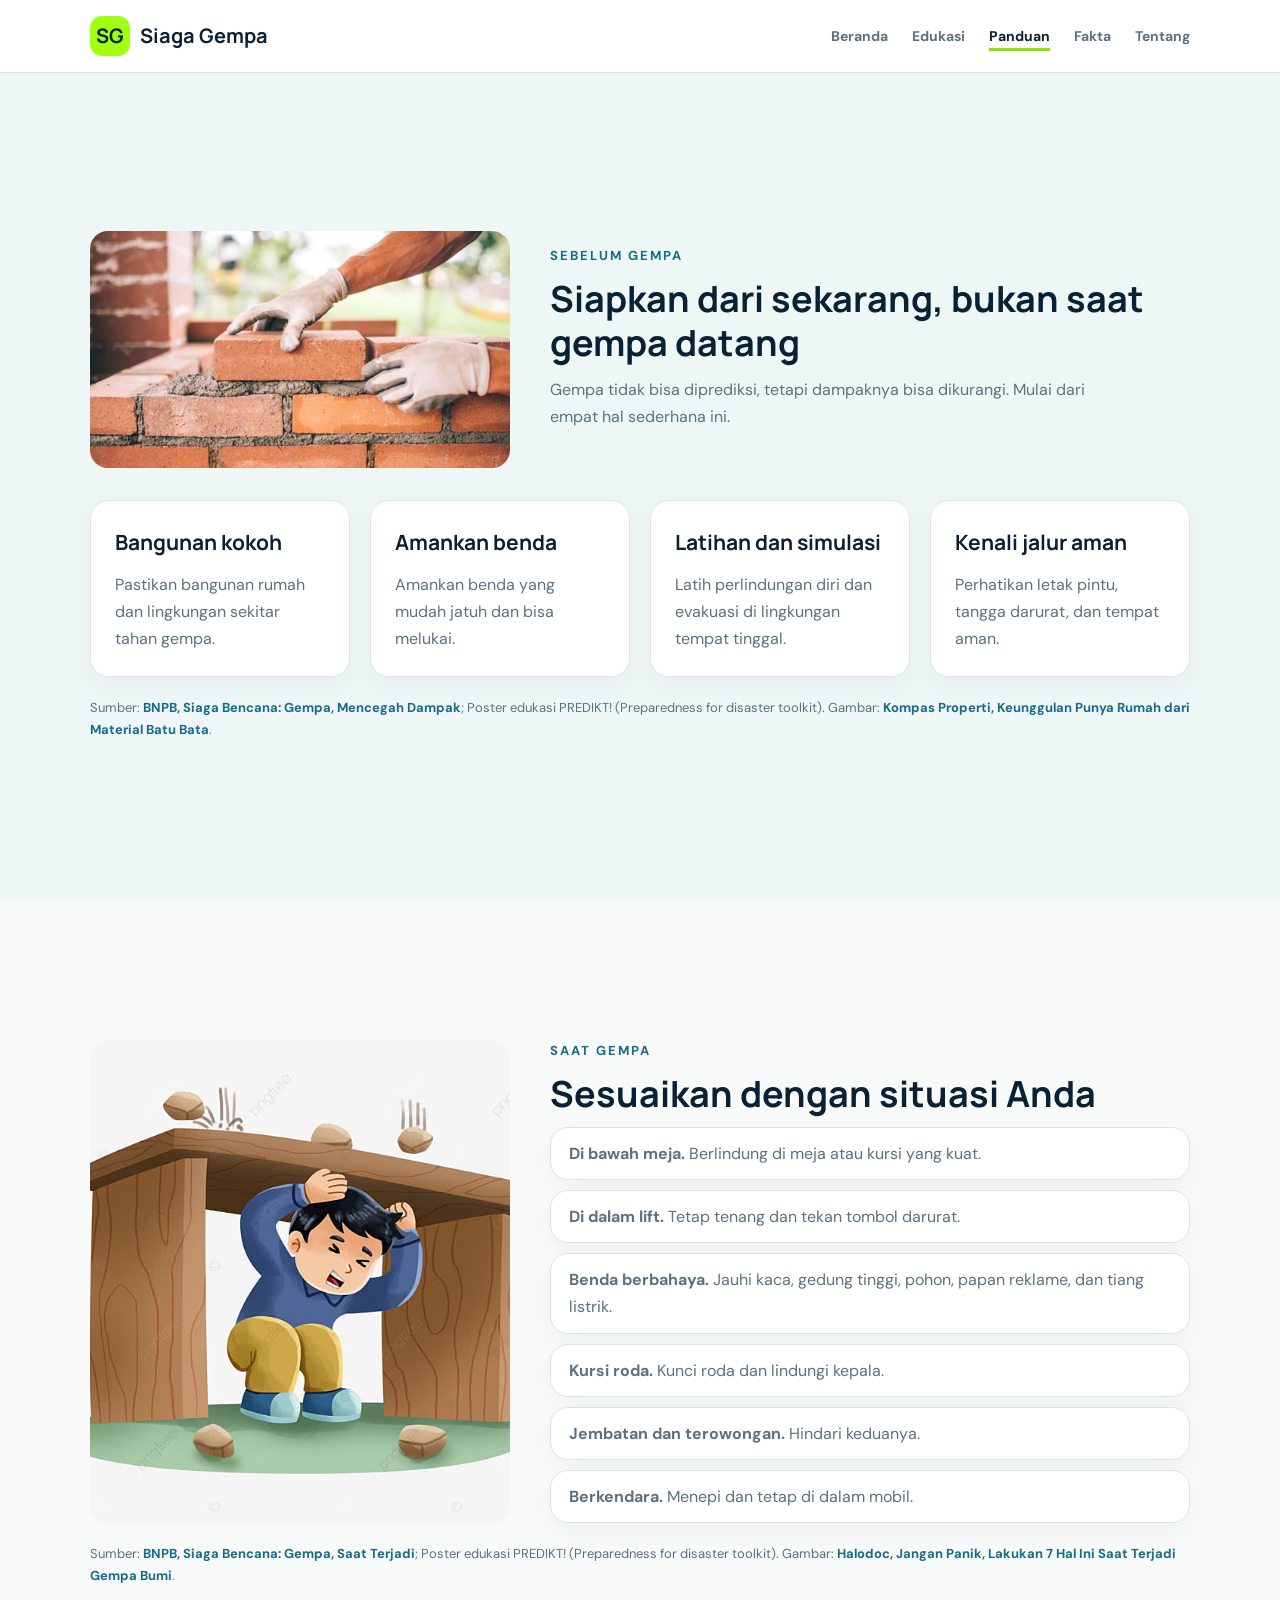
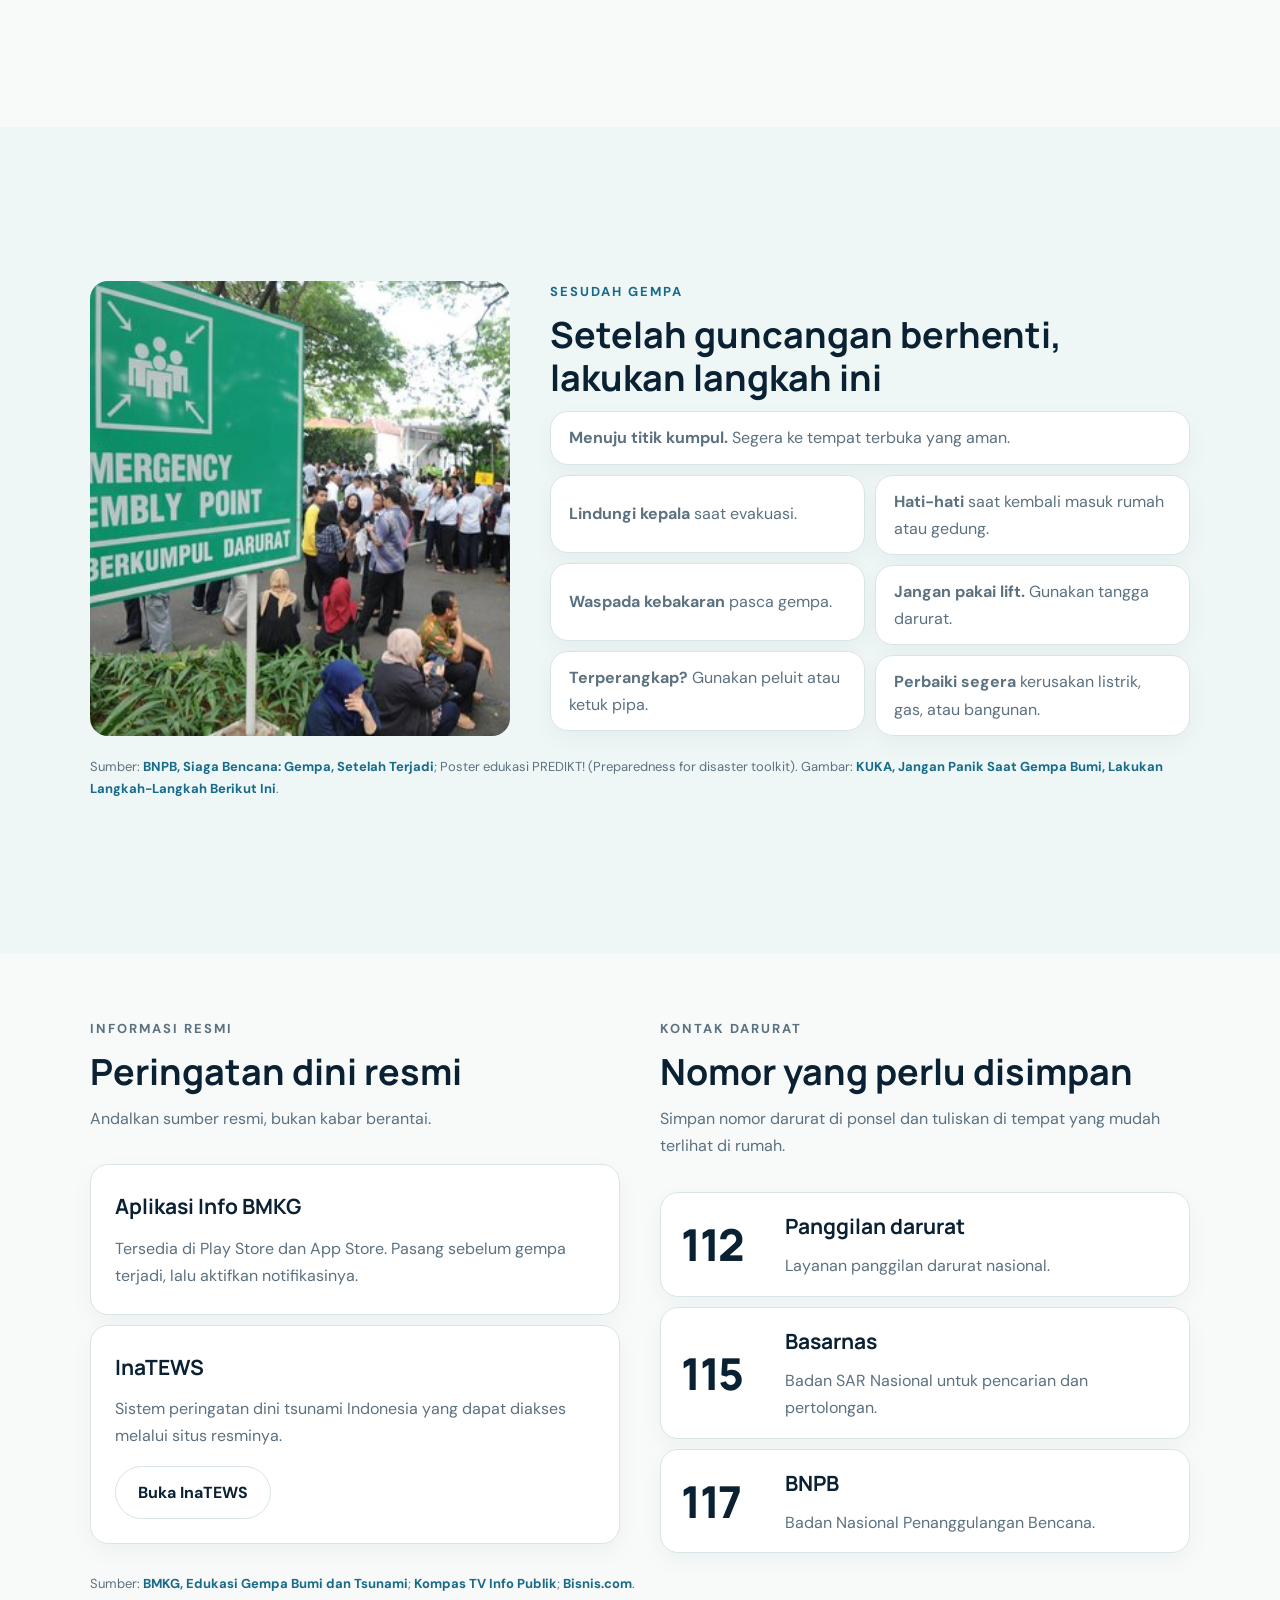
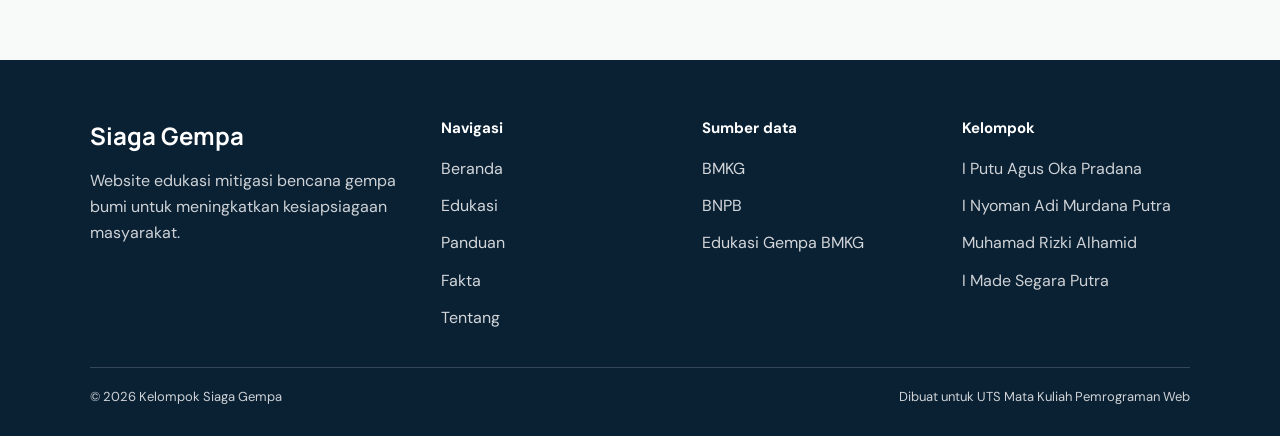
<file: panduan.html>
<!DOCTYPE html>
<html lang="id">
<head>
    <meta charset="UTF-8">
    <meta name="viewport" content="width=device-width, initial-scale=1.0">
    <title>Panduan Siaga Gempa | Siaga Gempa</title>
    <meta name="description" content="Panduan tindakan sebelum, saat, dan sesudah gempa bumi, serta kanal peringatan dini resmi dan nomor darurat yang perlu disimpan.">
    <link rel="preconnect" href="https://fonts.googleapis.com">
    <link rel="preconnect" href="https://fonts.gstatic.com" crossorigin>
    <link href="https://fonts.googleapis.com/css2?family=DM+Sans:ital,opsz,wght@0,9..40,400;0,9..40,500;0,9..40,700;1,9..40,400&family=Manrope:wght@600;700;800&display=swap" rel="stylesheet">
    <link rel="stylesheet" href="style.css">

</head>
<body>
    <header class="header">
        <div class="container navbar">
            <a class="logo" href="index.html" aria-label="Siaga Gempa beranda">
                <span class="logo-mark" aria-hidden="true">SG</span>
                <span>Siaga Gempa</span>
            </a>

            <button class="nav-toggle" type="button" aria-label="Buka menu" aria-expanded="false" aria-controls="nav-menu">
                <svg width="22" height="22" viewBox="0 0 24 24" fill="none" aria-hidden="true">
                    <path d="M4 7H20M4 12H20M4 17H20" stroke="currentColor" stroke-width="2" stroke-linecap="round"/>
                </svg>
            </button>

            <nav id="nav-menu" class="nav-panel" aria-label="Navigasi utama">
                <ul class="nav-menu">
                    <li><a href="index.html">Beranda</a></li>
                    <li><a href="edukasi.html">Edukasi</a></li>
                    <li><a href="panduan.html" class="active" aria-current="page">Panduan</a></li>
                    <li><a href="fakta.html">Fakta</a></li>
                    <li><a href="tentang.html">Tentang</a></li>
                </ul>
            </nav>
        </div>
    </header>

    <main>
        <!-- Sebelum gempa -->
        <section id="sebelum" class="section section-alt section-fullscreen" aria-labelledby="judul-sebelum">
            <div class="container">
                <div class="split-layout split-layout--media">
                    <figure class="split-media split-media--fill">
                        <img src="images/bangunan-kokoh.jpeg" width="640" height="480" alt="Ilustrasi rumah dengan struktur kokoh dan pintu keluar yang mudah dijangkau">
                    </figure>

                    <div class="split-content split-content--center">
                        <p class="section-label">Sebelum gempa</p>
                        <h2 id="judul-sebelum">Siapkan dari sekarang, bukan saat gempa datang</h2>
                        <p class="split-lead">Gempa tidak bisa diprediksi, tetapi dampaknya bisa dikurangi. Mulai dari empat hal sederhana ini.</p>
                    </div>
                </div>

                <div class="card-grid fact-grid card-grid--spaced">
                    <article class="info-card">
                        <h3>Bangunan kokoh</h3>
                        <p>Pastikan bangunan rumah dan lingkungan sekitar tahan gempa.</p>
                    </article>
                    <article class="info-card">
                        <h3>Amankan benda</h3>
                        <p>Amankan benda yang mudah jatuh dan bisa melukai.</p>
                    </article>
                    <article class="info-card">
                        <h3>Latihan dan simulasi</h3>
                        <p>Latih perlindungan diri dan evakuasi di lingkungan tempat tinggal.</p>
                    </article>
                    <article class="info-card">
                        <h3>Kenali jalur aman</h3>
                        <p>Perhatikan letak pintu, tangga darurat, dan tempat aman.</p>
                    </article>
                </div>

                <p class="fact-source">
                    Sumber:
                    <a href="https://www.bnpb.go.id/siaga-bencana/gempa-mencegah-dampak" target="_blank" rel="noopener noreferrer">BNPB, Siaga Bencana: Gempa, Mencegah Dampak</a>;
                    Poster edukasi PREDIKT! (Preparedness for disaster toolkit).
                    Gambar: <a href="https://properti.kompas.com/read/2023/06/08/210000621/nih-keunggulan-punya-rumah-dari-material-batu-bata" target="_blank" rel="noopener noreferrer">Kompas Properti, Keunggulan Punya Rumah dari Material Batu Bata</a>.
                </p>
            </div>
        </section>

        <!-- Saat gempa: sesuai situasi -->
        <section id="saat" class="section section-fullscreen" aria-labelledby="judul-situasi">
            <div class="container">
                <div class="split-layout split-layout--media">
                    <figure class="split-media split-media--fill">
                        <img src="images/berlindung.jpg" width="640" height="480" alt="Ilustrasi seseorang berlindung di bawah meja yang kokoh saat tanah berguncang">
                    </figure>

                    <div class="split-content">
                        <p class="section-label">Saat gempa</p>
                        <h2 id="judul-situasi">Sesuaikan dengan situasi Anda</h2>

                        <ul class="footer-links">
                            <li class="info-card info-card--compact">
                                <p><strong>Di bawah meja.</strong> Berlindung di meja atau kursi yang kuat.</p>
                            </li>
                            <li class="info-card info-card--compact">
                                <p><strong>Di dalam lift.</strong> Tetap tenang dan tekan tombol darurat.</p>
                            </li>
                            <li class="info-card info-card--compact">
                                <p><strong>Benda berbahaya.</strong> Jauhi kaca, gedung tinggi, pohon, papan reklame, dan tiang listrik.</p>
                            </li>
                            <li class="info-card info-card--compact">
                                <p><strong>Kursi roda.</strong> Kunci roda dan lindungi kepala.</p>
                            </li>
                            <li class="info-card info-card--compact">
                                <p><strong>Jembatan dan terowongan.</strong> Hindari keduanya.</p>
                            </li>
                            <li class="info-card info-card--compact">
                                <p><strong>Berkendara.</strong> Menepi dan tetap di dalam mobil.</p>
                            </li>
                        </ul>
                    </div>
                </div>

                <p class="fact-source">
                    Sumber:
                    <a href="https://www.bnpb.go.id/siaga-bencana/gempa-saat-terjadi" target="_blank" rel="noopener noreferrer">BNPB, Siaga Bencana: Gempa, Saat Terjadi</a>;
                    Poster edukasi PREDIKT! (Preparedness for disaster toolkit).
                    Gambar: <a href="https://www.halodoc.com/artikel/jangan-panik-lakukan-7-hal-ini-saat-terjadi-gempa-bumi" target="_blank" rel="noopener noreferrer">Halodoc, Jangan Panik, Lakukan 7 Hal Ini Saat Terjadi Gempa Bumi</a>.
                </p>
            </div>
        </section>

        <!-- Sesudah gempa -->
        <section id="sesudah" class="section section-alt section-fullscreen" aria-labelledby="judul-sesudah">
            <div class="container">
                <div class="split-layout split-layout--media">
                    <figure class="split-media split-media--fill">
                        <img src="images/titik-kumpul.jpg" width="640" height="480" alt="Ilustrasi sekelompok orang berkumpul di tempat terbuka yang aman">
                    </figure>

                    <div class="split-content">
                        <p class="section-label">Sesudah gempa</p>
                        <h2 id="judul-sesudah">Setelah guncangan berhenti, lakukan langkah ini</h2>

                        <ul class="footer-links">
                            <li class="info-card info-card--compact">
                                <p><strong>Menuju titik kumpul.</strong> Segera ke tempat terbuka yang aman.</p>
                            </li>
                        </ul>

                        <div class="split-layout split-layout--tight">
                            <div class="split-content">
                                <ul class="footer-links">
                                    <li class="info-card info-card--compact info-card--equal">
                                        <p><strong>Lindungi kepala</strong> saat evakuasi.</p>
                                    </li>
                                    <li class="info-card info-card--compact info-card--equal">
                                        <p><strong>Waspada kebakaran</strong> pasca gempa.</p>
                                    </li>
                                    <li class="info-card info-card--compact info-card--equal">
                                        <p><strong>Terperangkap?</strong> Gunakan peluit atau ketuk pipa.</p>
                                    </li>
                                </ul>
                            </div>
                            <div class="split-content">
                                <ul class="footer-links">
                                    <li class="info-card info-card--compact info-card--equal">
                                        <p><strong>Hati-hati</strong> saat kembali masuk rumah atau gedung.</p>
                                    </li>
                                    <li class="info-card info-card--compact info-card--equal">
                                        <p><strong>Jangan pakai lift.</strong> Gunakan tangga darurat.</p>
                                    </li>
                                    <li class="info-card info-card--compact info-card--equal">
                                        <p><strong>Perbaiki segera</strong> kerusakan listrik, gas, atau bangunan.</p>
                                    </li>
                                </ul>
                            </div>
                        </div>
                    </div>
                </div>

                <p class="fact-source">
                    Sumber:
                    <a href="https://www.bnpb.go.id/siaga-bencana/gempa-setelah-terjadi" target="_blank" rel="noopener noreferrer">BNPB, Siaga Bencana: Gempa, Setelah Terjadi</a>;
                    Poster edukasi PREDIKT! (Preparedness for disaster toolkit).
                    Gambar: <a href="https://kuka.co.id/blog/page/content/269/Jangan-Panik-Saat-Gempa-Bumi-Lakukan-Langkah-Langkah-Berikut-Ini" target="_blank" rel="noopener noreferrer">KUKA, Jangan Panik Saat Gempa Bumi, Lakukan Langkah-Langkah Berikut Ini</a>.
                </p>
            </div>
        </section>

        <!-- Peringatan dini resmi + Nomor darurat -->
        <section id="peringatan-dini" class="section" aria-labelledby="judul-dini">
            <div class="container">
                <div class="split-layout split-layout--duo">
                    <!-- Kiri: peringatan dini -->
                    <div class="split-content">
                        <div class="section-heading">
                            <p class="section-label">Informasi resmi</p>
                            <h2 id="judul-dini">Peringatan dini resmi</h2>
                            <p>Andalkan sumber resmi, bukan kabar berantai.</p>
                        </div>

                        <ul class="footer-links">
                            <li class="info-card">
                                <h3>Aplikasi Info BMKG</h3>
                                <p>Tersedia di Play Store dan App Store. Pasang sebelum gempa terjadi, lalu aktifkan notifikasinya.</p>
                            </li>
                            <li class="info-card">
                                <h3>InaTEWS</h3>
                                <p>Sistem peringatan dini tsunami Indonesia yang dapat diakses melalui situs resminya.</p>
                                <p class="card-action"><a class="button button-secondary" href="https://inatews.bmkg.go.id" target="_blank" rel="noopener noreferrer">Buka InaTEWS</a></p>
                            </li>
                        </ul>
                    </div>

                    <!-- Kanan: nomor darurat -->
                    <div id="nomor-darurat" class="split-content">
                        <div class="section-heading">
                            <p class="section-label">Kontak darurat</p>
                            <h2 id="judul-nomor">Nomor yang perlu disimpan</h2>
                            <p>Simpan nomor darurat di ponsel dan tuliskan di tempat yang mudah terlihat di rumah.</p>
                        </div>

                        <ul class="footer-links">
                            <li class="info-card stat-card info-card--row">
                                <p class="stat-value">112</p>
                                <div>
                                    <h3>Panggilan darurat</h3>
                                    <p>Layanan panggilan darurat nasional.</p>
                                </div>
                            </li>
                            <li class="info-card stat-card info-card--row">
                                <p class="stat-value">115</p>
                                <div>
                                    <h3>Basarnas</h3>
                                    <p>Badan SAR Nasional untuk pencarian dan pertolongan.</p>
                                </div>
                            </li>
                            <li class="info-card stat-card info-card--row">
                                <p class="stat-value">117</p>
                                <div>
                                    <h3>BNPB</h3>
                                    <p>Badan Nasional Penanggulangan Bencana.</p>
                                </div>
                            </li>
                        </ul>
                    </div>
                </div>

                <p class="fact-source">
                    Sumber:
                    <a href="https://bmkg.go.id/gempabumi/mitigasi/edukasi-gempabumi-tsunami" target="_blank" rel="noopener noreferrer">BMKG, Edukasi Gempa Bumi dan Tsunami</a>;
                    <a href="https://kompas.tv/info-publik/636175/daftar-nomor-kontak-darurat-bpbd-dan-layanan-evakuasi-di-aceh-sumut-sumbar" target="_blank" rel="noopener noreferrer">Kompas TV Info Publik</a>;
                    <a href="https://kabar24.bisnis.com/read/20240604/243/1770659/daftar-nomor-panggilan-darurat-di-indonesia-112" target="_blank" rel="noopener noreferrer">Bisnis.com</a>.
                </p>
            </div>
        </section>
    </main>

    <footer class="footer">
        <div class="container">
            <div class="footer-grid">
                <div class="footer-brand">
                    <h2>Siaga Gempa</h2>
                    <p>Website edukasi mitigasi bencana gempa bumi untuk meningkatkan kesiapsiagaan masyarakat.</p>
                </div>

                <div class="footer-col">
                    <h3>Navigasi</h3>
                    <ul class="footer-links">
                        <li><a href="index.html">Beranda</a></li>
                        <li><a href="edukasi.html">Edukasi</a></li>
                        <li><a href="panduan.html">Panduan</a></li>
                        <li><a href="fakta.html">Fakta</a></li>
                        <li><a href="tentang.html">Tentang</a></li>
                    </ul>
                </div>

                <div class="footer-col">
                    <h3>Sumber data</h3>
                    <ul class="footer-links">
                        <li><a href="https://www.bmkg.go.id/" target="_blank" rel="noopener noreferrer">BMKG</a></li>
                        <li><a href="https://www.bnpb.go.id/" target="_blank" rel="noopener noreferrer">BNPB</a></li>
                        <li><a href="https://www.bmkg.go.id/gempabumi/mitigasi/edukasi-gempabumi-tsunami" target="_blank" rel="noopener noreferrer">Edukasi Gempa BMKG</a></li>
                    </ul>
                </div>

                <div class="footer-col">
                    <h3>Kelompok</h3>
                    <ul class="footer-links">
                        <li>I Putu Agus Oka Pradana</li>
                        <li>I Nyoman Adi Murdana Putra</li>
                        <li>Muhamad Rizki Alhamid</li>
                        <li>I Made Segara Putra</li>
                    </ul>
                </div>
            </div>

            <div class="footer-bottom">
                <p>© 2026 Kelompok Siaga Gempa</p>
                <p>Dibuat untuk UTS Mata Kuliah Pemrograman Web</p>
            </div>
        </div>
    </footer>

    <script>
        const toggle = document.querySelector(".nav-toggle");
        const panel = document.querySelector(".nav-panel");

        if (toggle && panel) {
            toggle.addEventListener("click", () => {
                const isOpen = panel.classList.toggle("open");
                toggle.setAttribute("aria-expanded", String(isOpen));
            });

            panel.querySelectorAll("a").forEach((link) => {
                link.addEventListener("click", () => {
                    panel.classList.remove("open");
                    toggle.setAttribute("aria-expanded", "false");
                });
            });
        }
    </script>
</body>
</html>
</file>
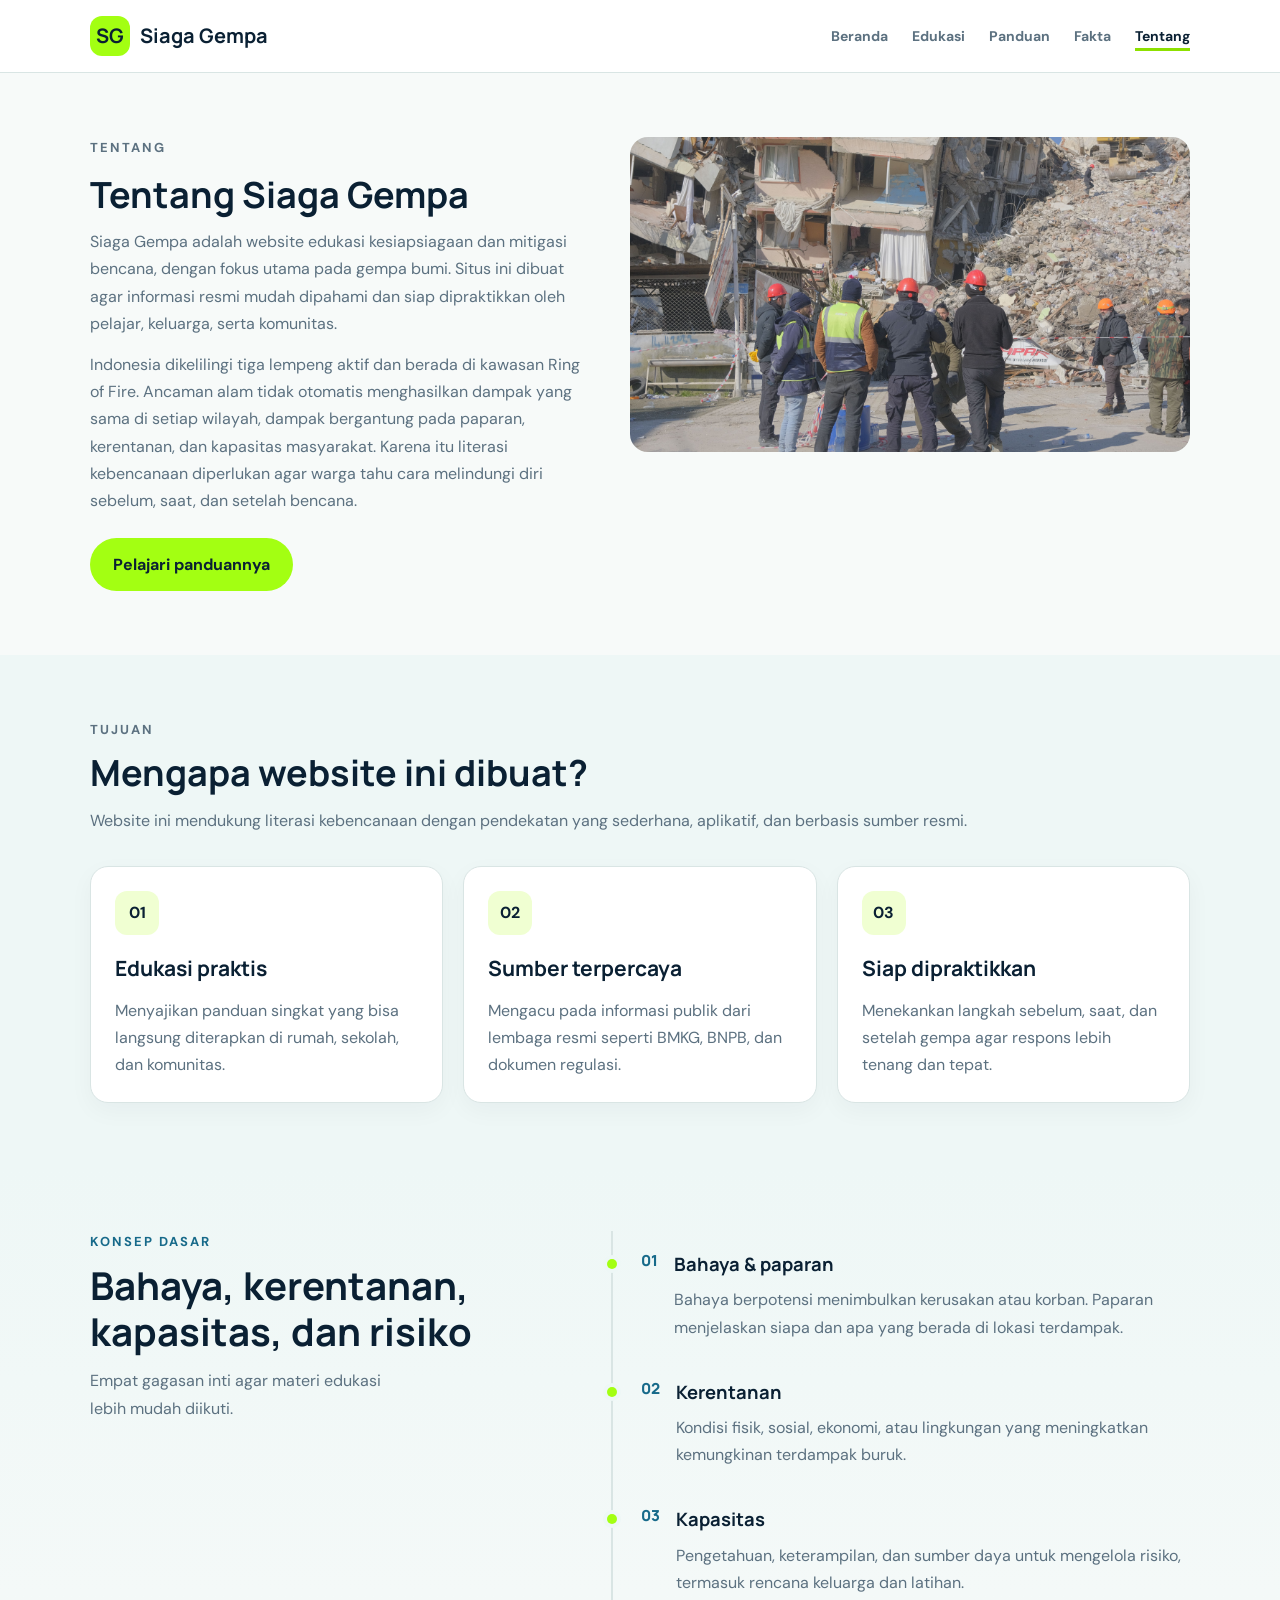
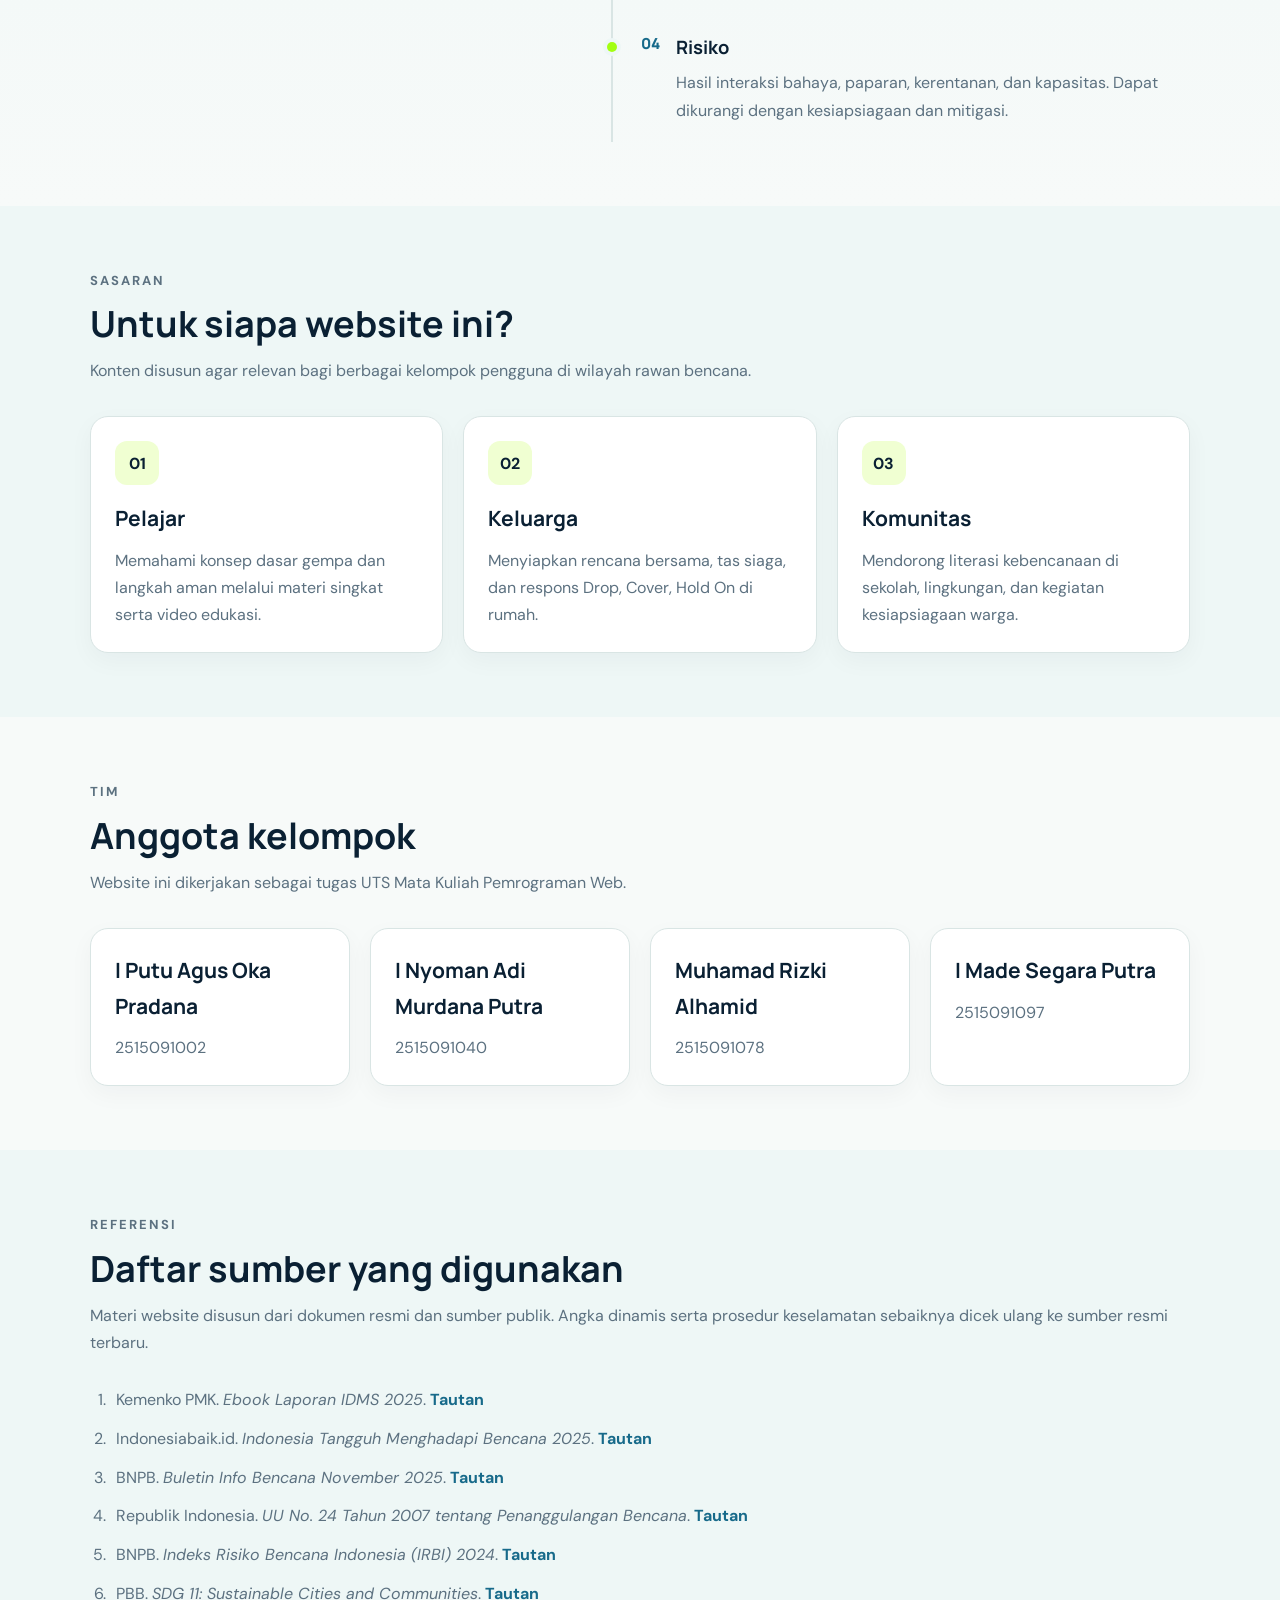
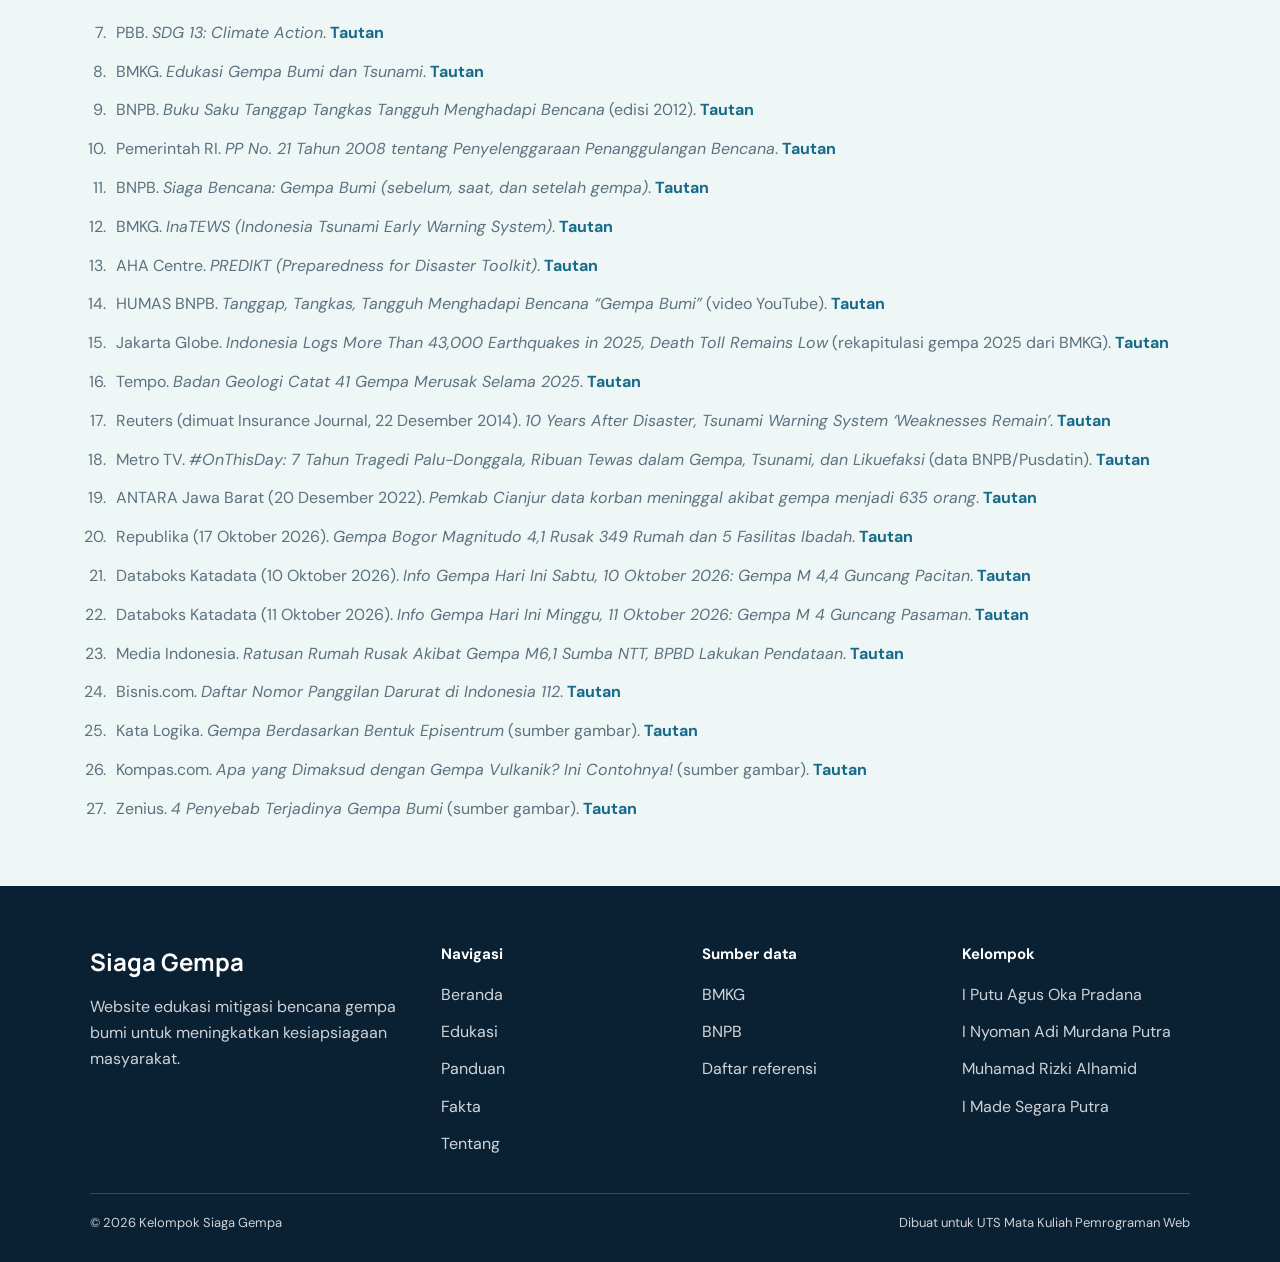
<file: tentang.html>
<!DOCTYPE html>
<html lang="id">
<head>
    <meta charset="UTF-8">
    <meta name="viewport" content="width=device-width, initial-scale=1.0">
    <title>Tentang | Siaga Gempa</title>
    <meta name="description" content="Tentang website Siaga Gempa: tujuan edukasi mitigasi bencana, konsep dasar risiko, dan daftar referensi.">
    <link rel="preconnect" href="https://fonts.googleapis.com">
    <link rel="preconnect" href="https://fonts.gstatic.com" crossorigin>
    <link href="https://fonts.googleapis.com/css2?family=DM+Sans:ital,opsz,wght@0,9..40,400;0,9..40,500;0,9..40,700;1,9..40,400&family=Manrope:wght@600;700;800&display=swap" rel="stylesheet">
    <link rel="stylesheet" href="style.css">
</head>
<body>
    <header class="header">
        <div class="container navbar">
            <a class="logo" href="index.html" aria-label="Siaga Gempa beranda">
                <span class="logo-mark" aria-hidden="true">SG</span>
                <span>Siaga Gempa</span>
            </a>

            <button class="nav-toggle" type="button" aria-label="Buka menu" aria-expanded="false" aria-controls="nav-menu">
                <svg width="22" height="22" viewBox="0 0 24 24" fill="none" aria-hidden="true">
                    <path d="M4 7H20M4 12H20M4 17H20" stroke="currentColor" stroke-width="2" stroke-linecap="round"/>
                </svg>
            </button>

            <nav id="nav-menu" class="nav-panel" aria-label="Navigasi utama">
                <ul class="nav-menu">
                    <li><a href="index.html">Beranda</a></li>
                    <li><a href="edukasi.html">Edukasi</a></li>
                    <li><a href="panduan.html">Panduan</a></li>
                    <li><a href="fakta.html">Fakta</a></li>
                    <li><a href="tentang.html" class="active">Tentang</a></li>
                </ul>
            </nav>
        </div>
    </header>

    <main>
        <section class="section">
            <div class="container split-layout">
                <div class="split-content about-content">
                    <p class="section-label">Tentang</p>
                    <h2>Tentang Siaga Gempa</h2>
                    <p>
                        Siaga Gempa adalah website edukasi kesiapsiagaan dan mitigasi bencana,
                        dengan fokus utama pada gempa bumi. Situs ini dibuat agar informasi resmi
                        mudah dipahami dan siap dipraktikkan oleh pelajar, keluarga, serta komunitas.
                    </p>
                    <p>
                        Indonesia dikelilingi tiga lempeng aktif dan berada di kawasan Ring of Fire.
                        Ancaman alam tidak otomatis menghasilkan dampak yang sama di setiap wilayah,
                        dampak bergantung pada paparan, kerentanan, dan kapasitas masyarakat.
                        Karena itu literasi kebencanaan diperlukan agar warga tahu cara melindungi diri
                        sebelum, saat, dan setelah bencana.
                    </p>
                    <a class="button button-primary" href="panduan.html">Pelajari panduannya</a>
                </div>

                <figure class="split-media split-media--lg">
                    <img
                        src="images/Tentang.jpg"
                        alt="Ilustrasi tentang Siaga Gempa"
                        width="720"
                        height="540"
                    >
                </figure>
            </div>
        </section>

        <section class="section section-alt">
            <div class="container">
                <div class="section-heading">
                    <p class="section-label">Tujuan</p>
                    <h2>Mengapa website ini dibuat?</h2>
                    <p>Website ini mendukung literasi kebencanaan dengan pendekatan yang sederhana, aplikatif, dan berbasis sumber resmi.</p>
                </div>

                <div class="card-grid">
                    <article class="info-card">
                        <div class="card-number">01</div>
                        <h3>Edukasi praktis</h3>
                        <p>Menyajikan panduan singkat yang bisa langsung diterapkan di rumah, sekolah, dan komunitas.</p>
                    </article>
                    <article class="info-card">
                        <div class="card-number">02</div>
                        <h3>Sumber terpercaya</h3>
                        <p>Mengacu pada informasi publik dari lembaga resmi seperti BMKG, BNPB, dan dokumen regulasi.</p>
                    </article>
                    <article class="info-card">
                        <div class="card-number">03</div>
                        <h3>Siap dipraktikkan</h3>
                        <p>Menekankan langkah sebelum, saat, dan setelah gempa agar respons lebih tenang dan tepat.</p>
                    </article>
                </div>
            </div>
        </section>

        <section class="section concept-section" aria-labelledby="konsep-title">
            <div class="container">
                <div class="concept-layout">
                    <header class="concept-intro">
                        <p class="section-label">Konsep dasar</p>
                        <h2 id="konsep-title">Bahaya, kerentanan, kapasitas, dan risiko</h2>
                        <p>Empat gagasan inti agar materi edukasi lebih mudah diikuti.</p>
                    </header>

                    <ol class="concept-flow">
                        <li>
                            <span class="concept-flow__num" aria-hidden="true">01</span>
                            <div>
                                <h3>Bahaya &amp; paparan</h3>
                                <p>Bahaya berpotensi menimbulkan kerusakan atau korban. Paparan menjelaskan siapa dan apa yang berada di lokasi terdampak.</p>
                            </div>
                        </li>
                        <li>
                            <span class="concept-flow__num" aria-hidden="true">02</span>
                            <div>
                                <h3>Kerentanan</h3>
                                <p>Kondisi fisik, sosial, ekonomi, atau lingkungan yang meningkatkan kemungkinan terdampak buruk.</p>
                            </div>
                        </li>
                        <li>
                            <span class="concept-flow__num" aria-hidden="true">03</span>
                            <div>
                                <h3>Kapasitas</h3>
                                <p>Pengetahuan, keterampilan, dan sumber daya untuk mengelola risiko, termasuk rencana keluarga dan latihan.</p>
                            </div>
                        </li>
                        <li>
                            <span class="concept-flow__num" aria-hidden="true">04</span>
                            <div>
                                <h3>Risiko</h3>
                                <p>Hasil interaksi bahaya, paparan, kerentanan, dan kapasitas. Dapat dikurangi dengan kesiapsiagaan dan mitigasi.</p>
                            </div>
                        </li>
                    </ol>
                </div>
            </div>
        </section>

        <section class="section section-alt">
            <div class="container">
                <div class="section-heading">
                    <p class="section-label">Sasaran</p>
                    <h2>Untuk siapa website ini?</h2>
                    <p>Konten disusun agar relevan bagi berbagai kelompok pengguna di wilayah rawan bencana.</p>
                </div>

                <div class="card-grid">
                    <article class="info-card">
                        <div class="card-number">01</div>
                        <h3>Pelajar</h3>
                        <p>Memahami konsep dasar gempa dan langkah aman melalui materi singkat serta video edukasi.</p>
                    </article>
                    <article class="info-card">
                        <div class="card-number">02</div>
                        <h3>Keluarga</h3>
                        <p>Menyiapkan rencana bersama, tas siaga, dan respons Drop, Cover, Hold On di rumah.</p>
                    </article>
                    <article class="info-card">
                        <div class="card-number">03</div>
                        <h3>Komunitas</h3>
                        <p>Mendorong literasi kebencanaan di sekolah, lingkungan, dan kegiatan kesiapsiagaan warga.</p>
                    </article>
                </div>
            </div>
        </section>

        <section class="section">
            <div class="container">
                <div class="section-heading">
                    <p class="section-label">Tim</p>
                    <h2>Anggota kelompok</h2>
                    <p>Website ini dikerjakan sebagai tugas UTS Mata Kuliah Pemrograman Web.</p>
                </div>

                <div class="card-grid team-grid">
                    <article class="info-card">
                        <h3>I Putu Agus Oka Pradana</h3>
                        <p>2515091002</p>
                    </article>
                    <article class="info-card">
                        <h3>I Nyoman Adi Murdana Putra</h3>
                        <p>2515091040</p>
                    </article>
                    <article class="info-card">
                        <h3>Muhamad Rizki Alhamid</h3>
                        <p>2515091078</p>
                    </article>
                    <article class="info-card">
                        <h3>I Made Segara Putra</h3>
                        <p>2515091097</p>
                    </article>
                </div>
            </div>
        </section>

        <section class="section section-alt" id="referensi">
            <div class="container">
                <div class="section-heading">
                    <p class="section-label">Referensi</p>
                    <h2>Daftar sumber yang digunakan</h2>
                    <p>
                        Materi website disusun dari dokumen resmi dan sumber publik.
                        Angka dinamis serta prosedur keselamatan sebaiknya dicek ulang ke sumber resmi terbaru.
                    </p>
                </div>

                <ol class="ref-list">
                    <li>
                        Kemenko PMK. <em>Ebook Laporan IDMS 2025</em>.
                        <a href="https://www2.kemenkopmk.go.id/sites/default/files/artikel/2026-04/Ebook_Laporan%20IDMS%202025.pdf" target="_blank" rel="noopener noreferrer">Tautan</a>
                    </li>
                    <li>
                        Indonesiabaik.id. <em>Indonesia Tangguh Menghadapi Bencana 2025</em>.
                        <a href="https://indonesiabaik.id/infografis/indonesia-tangguh-menghadapi-bencana-2025" target="_blank" rel="noopener noreferrer">Tautan</a>
                    </li>
                    <li>
                        BNPB. <em>Buletin Info Bencana November 2025</em>.
                        <a href="https://www.bnpb.go.id/storage/app/media/Buletin%20Info%20Bencana/2025%20Buletin%20Info%20Bencana/2025%20November/Buletin%20Info%20Bencana%20November%202025.pdf" target="_blank" rel="noopener noreferrer">Tautan</a>
                    </li>
                    <li>
                        Republik Indonesia. <em>UU No. 24 Tahun 2007 tentang Penanggulangan Bencana</em>.
                        <a href="https://jdih.esdm.go.id/storage/document/uu-24-2007.pdf" target="_blank" rel="noopener noreferrer">Tautan</a>
                    </li>
                    <li>
                        BNPB. <em>Indeks Risiko Bencana Indonesia (IRBI) 2024</em>.
                        <a href="https://bnpb.go.id/storage/app/media/Buku%20BNPB/BUKU%20IRBI%202024_BNPB_lowres.pdf" target="_blank" rel="noopener noreferrer">Tautan</a>
                    </li>
                    <li>
                        PBB. <em>SDG 11: Sustainable Cities and Communities</em>.
                        <a href="https://sdgs.un.org/goals/goal11" target="_blank" rel="noopener noreferrer">Tautan</a>
                    </li>
                    <li>
                        PBB. <em>SDG 13: Climate Action</em>.
                        <a href="https://sdgs.un.org/goals/goal13" target="_blank" rel="noopener noreferrer">Tautan</a>
                    </li>
                    <li>
                        BMKG. <em>Edukasi Gempa Bumi dan Tsunami</em>.
                        <a href="https://www.bmkg.go.id/gempabumi/mitigasi/edukasi-gempabumi-tsunami" target="_blank" rel="noopener noreferrer">Tautan</a>
                    </li>
                    <li>
                        BNPB. <em>Buku Saku Tanggap Tangkas Tangguh Menghadapi Bencana</em> (edisi 2012).
                        <a href="https://www.bnpb.go.id/storage/app/media/uploads/migration/pubs/478.pdf" target="_blank" rel="noopener noreferrer">Tautan</a>
                    </li>
                    <li>
                        Pemerintah RI. <em>PP No. 21 Tahun 2008 tentang Penyelenggaraan Penanggulangan Bencana</em>.
                        <a href="https://jdih.kemenkeu.go.id/fulltext/2008/21TAHUN2008PP.htm" target="_blank" rel="noopener noreferrer">Tautan</a>
                    </li>
                    <li>
                        BNPB. <em>Siaga Bencana: Gempa Bumi (sebelum, saat, dan setelah gempa)</em>.
                        <a href="https://www.bnpb.go.id/siaga-bencana" target="_blank" rel="noopener noreferrer">Tautan</a>
                    </li>
                    <li>
                        BMKG. <em>InaTEWS (Indonesia Tsunami Early Warning System)</em>.
                        <a href="https://inatews.bmkg.go.id" target="_blank" rel="noopener noreferrer">Tautan</a>
                    </li>
                    <li>
                        AHA Centre. <em>PREDIKT (Preparedness for Disaster Toolkit)</em>.
                        <a href="https://thecolumn.ahacentre.org/?p=7036" target="_blank" rel="noopener noreferrer">Tautan</a>
                    </li>
                    <li>
                        HUMAS BNPB. <em>Tanggap, Tangkas, Tangguh Menghadapi Bencana &ldquo;Gempa Bumi&rdquo;</em> (video YouTube).
                        <a href="https://www.youtube.com/watch?v=nk38uvgEWkM" target="_blank" rel="noopener noreferrer">Tautan</a>
                    </li>
                    <li>
                        Jakarta Globe. <em>Indonesia Logs More Than 43,000 Earthquakes in 2025, Death Toll Remains Low</em> (rekapitulasi gempa 2025 dari BMKG).
                        <a href="https://jakartaglobe.id/news/indonesia-logs-more-than-43000-earthquakes-in-2025-death-toll-remains-low" target="_blank" rel="noopener noreferrer">Tautan</a>
                    </li>
                    <li>
                        Tempo. <em>Badan Geologi Catat 41 Gempa Merusak Selama 2025</em>.
                        <a href="https://www.tempo.co/sains/badan-geologi-catat-41-gempa-merusak-selama-2025-2104987" target="_blank" rel="noopener noreferrer">Tautan</a>
                    </li>
                    <li>
                        Reuters (dimuat Insurance Journal, 22 Desember 2014). <em>10 Years After Disaster, Tsunami Warning System &lsquo;Weaknesses Remain&rsquo;</em>.
                        <a href="https://www.insurancejournal.com/news/international/2014/12/22/350785.htm" target="_blank" rel="noopener noreferrer">Tautan</a>
                    </li>
                    <li>
                        Metro TV. <em>#OnThisDay: 7 Tahun Tragedi Palu-Donggala, Ribuan Tewas dalam Gempa, Tsunami, dan Likuefaksi</em> (data BNPB/Pusdatin).
                        <a href="https://www.metrotvnews.com/read/KdZCjeQZ-onthisday-7-tahun-tragedi-palu-donggala-ribuan-tewas-dalam-gempa-tsunami-dan-likuefaksi" target="_blank" rel="noopener noreferrer">Tautan</a>
                    </li>
                    <li>
                        ANTARA Jawa Barat (20 Desember 2022). <em>Pemkab Cianjur data korban meninggal akibat gempa menjadi 635 orang</em>.
                        <a href="https://jabar.antaranews.com/berita/424282/pemkab-cianjur-data-korban-meninggal-akibat-gempa-menjadi-635-orang" target="_blank" rel="noopener noreferrer">Tautan</a>
                    </li>
                    <li>
                        Republika (17 Oktober 2026). <em>Gempa Bogor Magnitudo 4,1 Rusak 349 Rumah dan 5 Fasilitas Ibadah</em>.
                        <a href="https://news.republika.co.id/berita/tn1ps8487/gempa-bogor-magnitudo-41-rusak-349-rumah-dan-5-fasilitas-ibadah" target="_blank" rel="noopener noreferrer">Tautan</a>
                    </li>
                    <li>
                        Databoks Katadata (10 Oktober 2026). <em>Info Gempa Hari Ini Sabtu, 10 Oktober 2026: Gempa M 4,4 Guncang Pacitan</em>.
                        <a href="https://databoks.katadata.co.id/datapublish/2026/10/10/info-gempa-hari-ini-sabtu-10-oktober-2026-gempa-m-4-4-guncang-pacitan" target="_blank" rel="noopener noreferrer">Tautan</a>
                    </li>
                    <li>
                        Databoks Katadata (11 Oktober 2026). <em>Info Gempa Hari Ini Minggu, 11 Oktober 2026: Gempa M 4 Guncang Pasaman</em>.
                        <a href="https://databoks.katadata.co.id/datapublish/2026/10/11/info-gempa-hari-ini-minggu-11-oktober-2026-gempa-m-4-guncang-pasaman" target="_blank" rel="noopener noreferrer">Tautan</a>
                    </li>
                    <li>
                        Media Indonesia. <em>Ratusan Rumah Rusak Akibat Gempa M6,1 Sumba NTT, BPBD Lakukan Pendataan</em>.
                        <a href="https://mediaindonesia.com/nusantara/941305/ratusan-rumah-rusak-akibat-gempa-m61-sumba-ntt-bpbd-lakukan-pendataan" target="_blank" rel="noopener noreferrer">Tautan</a>
                    </li>
                    <li>
                        Bisnis.com. <em>Daftar Nomor Panggilan Darurat di Indonesia 112</em>.
                        <a href="https://kabar24.bisnis.com/read/20240604/243/1770659/daftar-nomor-panggilan-darurat-di-indonesia-112" target="_blank" rel="noopener noreferrer">Tautan</a>
                    </li>
                    <li>
                        Kata Logika. <em>Gempa Berdasarkan Bentuk Episentrum</em> (sumber gambar).
                        <a href="https://www.katalogika.com/edukasi/pr-1441588390/gempa-berdasarkan-bentuk-episentrum" target="_blank" rel="noopener noreferrer">Tautan</a>
                    </li>
                    <li>
                        Kompas.com. <em>Apa yang Dimaksud dengan Gempa Vulkanik? Ini Contohnya!</em> (sumber gambar).
                        <a href="https://www.kompas.com/skola/read/2025/04/05/121000269/apa-yang-dimaksud-dengan-gempa-vulkanik-ini-contohnya-" target="_blank" rel="noopener noreferrer">Tautan</a>
                    </li>
                    <li>
                        Zenius. <em>4 Penyebab Terjadinya Gempa Bumi</em> (sumber gambar).
                        <a href="https://www.zenius.net/blog/penyebab-terjadinya-gempa-bumi/" target="_blank" rel="noopener noreferrer">Tautan</a>
                    </li>
                </ol>
            </div>
        </section>
    </main>

    <footer class="footer">
        <div class="container">
            <div class="footer-grid">
                <div class="footer-brand">
                    <h2>Siaga Gempa</h2>
                    <p>Website edukasi mitigasi bencana gempa bumi untuk meningkatkan kesiapsiagaan masyarakat.</p>
                </div>

                <div class="footer-col">
                    <h3>Navigasi</h3>
                    <ul class="footer-links">
                        <li><a href="index.html">Beranda</a></li>
                        <li><a href="edukasi.html">Edukasi</a></li>
                        <li><a href="panduan.html">Panduan</a></li>
                        <li><a href="fakta.html">Fakta</a></li>
                        <li><a href="tentang.html">Tentang</a></li>
                    </ul>
                </div>

                <div class="footer-col">
                    <h3>Sumber data</h3>
                    <ul class="footer-links">
                        <li><a href="https://www.bmkg.go.id/" target="_blank" rel="noopener noreferrer">BMKG</a></li>
                        <li><a href="https://www.bnpb.go.id/" target="_blank" rel="noopener noreferrer">BNPB</a></li>
                        <li><a href="tentang.html#referensi">Daftar referensi</a></li>
                    </ul>
                </div>

                <div class="footer-col">
                    <h3>Kelompok</h3>
                    <ul class="footer-links">
                        <li>I Putu Agus Oka Pradana</li>
                        <li>I Nyoman Adi Murdana Putra</li>
                        <li>Muhamad Rizki Alhamid</li>
                        <li>I Made Segara Putra</li>
                    </ul>
                </div>
            </div>

            <div class="footer-bottom">
                <p>© 2026 Kelompok Siaga Gempa</p>
                <p>Dibuat untuk UTS Mata Kuliah Pemrograman Web</p>
            </div>
        </div>
    </footer>

    <script>
        const toggle = document.querySelector(".nav-toggle");
        const panel = document.querySelector(".nav-panel");

        if (toggle && panel) {
            toggle.addEventListener("click", () => {
                const isOpen = panel.classList.toggle("open");
                toggle.setAttribute("aria-expanded", String(isOpen));
            });

            panel.querySelectorAll("a").forEach((link) => {
                link.addEventListener("click", () => {
                    panel.classList.remove("open");
                    toggle.setAttribute("aria-expanded", "false");
                });
            });
        }
    </script>
</body>
</html>
</file>
<file: style.css>
* {
    box-sizing: border-box;
    margin: 0;
    padding: 0;
}

:root {
    --green: #A3FF12;
    --green-hover: #8DE000;
    --green-soft: #F0FFD2;
    --blue-dark: #0A2033;
    --blue: #176A8A;
    --blue-light: #DDF3FA;
    --background: #F7FAF9;
    --white: #FFFFFF;
    --border: #D9E5E4;
    --text: #173044;
    --text-muted: #5C7180;
}

html {
    scroll-behavior: smooth;
}

body {
    background-color: var(--background);
    color: var(--text);
    font-family: "DM Sans", Arial, Helvetica, sans-serif;
    font-size: 16px;
    line-height: 1.7;
}

img {
    display: block;
    max-width: 100%;
    height: auto;
}

a {
    color: var(--blue);
    text-decoration: none;
}

button {
    font: inherit;
}

button {
    cursor: pointer;
}

:focus-visible {
    outline: 3px solid var(--blue);
    outline-offset: 3px;
}

.container {
    width: min(1100px, 90%);
    margin: 0 auto;
}

.section {
    padding: 64px 0;
}

.section-alt {
    background-color: #EEF7F6;
}

.section-heading {
    max-width: auto;
    margin-bottom: 32px;
}

.section-label {
    margin-bottom: 10px;
    color: var(--blue);
    font-size: 13px;
    font-weight: bold;
    letter-spacing: 2px;
    text-transform: uppercase;
}

.section-heading h2 {
    margin-bottom: 12px;
    color: var(--blue-dark);
    font-family: "Manrope", Arial, sans-serif;
    font-size: 36px;
    line-height: 1.2;
}

.section-heading > p {
    max-width: auto;
    color: var(--text-muted);
}


/* =========================
   SHARED — NAVIGATION
========================= */

.header {
    position: sticky;
    top: 0;
    z-index: 100;
    border-bottom: 1px solid var(--border);
    background-color: rgba(255, 255, 255, 0.96);
}

.navbar {
    position: relative;
    min-height: 72px;
    display: flex;
    align-items: center;
    justify-content: space-between;
    gap: 24px;
}

.logo {
    display: flex;
    align-items: center;
    gap: 10px;
    color: var(--blue-dark);
    font-family: "Manrope", Arial, sans-serif;
    font-size: 20px;
    font-weight: bold;
}

.logo-mark {
    display: flex;
    width: 40px;
    height: 40px;
    align-items: center;
    justify-content: center;
    border-radius: 12px;
    background-color: var(--green);
    color: var(--blue-dark);
}

.nav-menu {
    display: flex;
    align-items: center;
    gap: 24px;
    list-style: none;
}

.nav-menu a {
    color: var(--text-muted);
    font-size: 14px;
    font-weight: bold;
    transition: color 0.2s ease;
}

.nav-menu a:hover,
.nav-menu a.active {
    color: var(--blue-dark);
}

.nav-menu a.active {
    text-decoration: underline;
    text-decoration-color: var(--green-hover);
    text-decoration-thickness: 3px;
    text-underline-offset: 7px;
}

.nav-toggle {
    display: none;
    width: 44px;
    height: 44px;
    align-items: center;
    justify-content: center;
    border: 0;
    border-radius: 10px;
    background-color: transparent;
    color: var(--blue-dark);
}

.nav-toggle:hover,
.nav-toggle:focus-visible {
    background-color: var(--blue-light);
}


/* =========================
   SHARED — BUTTONS & CARDS
========================= */

.button {
    display: inline-block;
    padding: 12px 22px;
    border: 1px solid transparent;
    border-radius: 999px;
    font-weight: bold;
    text-align: center;
    transition: background-color 0.2s ease, transform 0.2s ease;
}

.button:hover {
    transform: translateY(-2px);
}

.button-primary {
    background-color: var(--green);
    color: var(--blue-dark);
}

.button-primary:hover {
    background-color: var(--green-hover);
}

.button-secondary {
    border-color: var(--border);
    background-color: var(--white);
    color: var(--blue-dark);
}

.button-secondary:hover {
    border-color: var(--blue);
    background-color: var(--blue-light);
}

.card-grid {
    display: grid;
    grid-template-columns: repeat(3, minmax(0, 1fr));
    gap: 20px;
}

.info-card {
    padding: 24px;
    border: 1px solid var(--border);
    border-radius: 18px;
    background-color: var(--white);
    box-shadow: 0 8px 24px rgba(10, 32, 51, 0.04);
    transition: transform 0.2s ease, box-shadow 0.2s ease;
}

.info-card:hover {
    transform: translateY(-3px);
    box-shadow: 0 14px 32px rgba(10, 32, 51, 0.09);
}

.card-number {
    display: flex;
    width: 44px;
    height: 44px;
    align-items: center;
    justify-content: center;
    margin-bottom: 16px;
    border-radius: 12px;
    background-color: var(--green-soft);
    color: var(--blue-dark);
    font-weight: bold;
}

.info-card h3 {
    margin-bottom: 10px;
    color: var(--blue-dark);
    font-family: "Manrope", Arial, sans-serif;
    font-size: 21px;
}

.info-card p {
    color: var(--text-muted);
}


/* =========================
   SHARED — SPLIT LAYOUT
========================= */

.split-layout {
    display: flex;
    align-items: flex-start;
    gap: 40px;
}

.split-content {
    flex: 1 1 0;
    min-width: 0;
}

.split-content > h2 {
    margin-bottom: 12px;
    color: var(--blue-dark);
    font-family: "Manrope", Arial, sans-serif;
    font-size: 36px;
    line-height: 1.2;
}

.split-lead {
    max-width: 540px;
    margin-bottom: 24px;
    color: var(--text-muted);
}

.split-media {
    flex: 0 0 min(42%, 420px);
    width: min(42%, 420px);
    margin: 0;
}

.split-media--lg {
    flex: 0 0 min(52%, 560px);
    width: min(52%, 560px);
}

.split-media img {
    display: block;
    width: 100%;
    height: auto;
    object-fit: cover;
    border-radius: 18px;
}


/* =========================
   SHARED — FOOTER
========================= */

.footer {
    padding: 56px 0 28px;
    background-color: var(--blue-dark);
    color: rgba(255, 255, 255, 0.8);
}

.footer h2,
.footer h3 {
    color: var(--white);
}

.footer a {
    color: rgba(255, 255, 255, 0.82);
}

.footer a:hover {
    color: var(--green);
}

.footer-grid {
    display: grid;
    grid-template-columns: 1.4fr repeat(3, minmax(0, 1fr));
    gap: 32px;
}

.footer-brand h2 {
    margin-bottom: 12px;
    font-family: "Manrope", Arial, sans-serif;
    font-size: 24px;
}

.footer-brand p {
    max-width: 320px;
    line-height: 1.6;
}

.footer-col h3 {
    margin-bottom: 14px;
    font-size: 15px;
}

.footer-links {
    list-style: none;
    display: grid;
    gap: 10px;
}

.footer-links a {
    transition: color 0.2s ease;
}

.footer-bottom {
    display: flex;
    align-items: center;
    justify-content: space-between;
    gap: 20px;
    margin-top: 36px;
    padding-top: 18px;
    border-top: 1px solid rgba(255, 255, 255, 0.18);
    font-size: 13px;
}


/* ==================================================
   INDEX START
================================================== */

/* --- Index: Hero --- */

.hero {
    padding: 64px 0;
    background: linear-gradient(120deg, var(--green-soft) 0%, #DDF7F5 50%, var(--blue-light) 100%);
}

.hero-grid {
    display: grid;
    grid-template-columns: 1.05fr 0.95fr;
    align-items: center;
    gap: 40px;
}

.hero-content {
    max-width: 650px;
}

.hero-label {
    margin-bottom: 16px;
    color: var(--blue);
    font-size: 13px;
    font-weight: bold;
    letter-spacing: 2px;
    text-transform: uppercase;
}

.hero h1 {
    margin-bottom: 20px;
    color: var(--blue-dark);
    font-family: "Manrope", Arial, sans-serif;
    font-size: 56px;
    line-height: 1.08;
    letter-spacing: -1px;
}

.hero h1 em {
    font-style: italic;
    font-weight: inherit;
}

.hero-description {
    max-width: 570px;
    margin-bottom: 24px;
    color: #164A68;
    font-size: 18px;
}

.hero-actions {
    display: flex;
    flex-wrap: wrap;
    gap: 12px;
}

.hero-visual {
    overflow: hidden;
    border-radius: 16px;
}

.hero-visual img {
    display: block;
    width: 100%;
    min-height: 440px;
    height: 100%;
    object-fit: cover;
    transform: scale(1.08);
    transform-origin: center;
}

/* --- Index: Fakta / data singkat --- */

.fact-grid {
    grid-template-columns: repeat(4, minmax(0, 1fr));
}

.stat-card .stat-value {
    margin-bottom: 10px;
    color: var(--blue-dark);
    font-family: "Manrope", Arial, sans-serif;
    font-size: clamp(2rem, 4vw, 2.75rem);
    font-weight: 800;
    line-height: 1;
    letter-spacing: -0.03em;
}

.stat-card h3 {
    margin-bottom: 8px;
}

.fact-source {
    margin-top: 20px;
    color: var(--text-muted);
    font-size: 13px;
}

.fact-source a {
    font-weight: 700;
}

/* --- Index: Video edukasi --- */

.video-grid {
    display: grid;
    grid-template-columns: repeat(3, minmax(0, 1fr));
    gap: 20px;
}

.video-card h3 {
    margin: 14px 0 6px;
    color: var(--blue-dark);
    font-family: "Manrope", Arial, sans-serif;
    font-size: 18px;
}

.video-card p {
    color: var(--text-muted);
    font-size: 14px;
}

.video-frame {
    position: relative;
    aspect-ratio: 16 / 9;
    overflow: hidden;
    border-radius: 14px;
    background: #0A2033;
}

.video-frame iframe {
    position: absolute;
    inset: 0;
    width: 100%;
    height: 100%;
    border: 0;
}

.video-note {
    margin-top: 24px;
    color: var(--text-muted);
    font-size: 14px;
}

.video-note a {
    font-weight: 700;
}

/* --- Index: teaser tentang di beranda --- */

#tentang .split-media img {
    min-height: 360px;
    max-height: 480px;
}

/* ==================================================
   INDEX END
================================================== */


/* ==================================================
   TENTANG START
================================================== */

/* --- Tentang: intro / about content --- */

.about-content p {
    max-width: 540px;
    margin-bottom: 14px;
    color: var(--text-muted);
}

.about-content .button {
    margin-top: 10px;
}

/* --- Tentang: konsep dasar --- */

.concept-section {
    background: linear-gradient(180deg, #EEF7F6 0%, #F7FAF9 100%);
}

.concept-layout {
    display: grid;
    grid-template-columns: minmax(220px, 0.9fr) 1.1fr;
    gap: clamp(28px, 5vw, 48px);
    align-items: start;
}

.concept-intro h2 {
    margin-bottom: 12px;
    color: var(--blue-dark);
    font-family: "Manrope", Arial, sans-serif;
    font-size: clamp(1.85rem, 3.5vw, 2.4rem);
    line-height: 1.2;
}

.concept-intro > p:last-child {
    color: var(--text-muted);
    max-width: 320px;
}

.concept-flow {
    list-style: none;
    display: grid;
    gap: 0;
    border-left: 2px solid var(--border);
}

.concept-flow li {
    position: relative;
    display: grid;
    grid-template-columns: auto 1fr;
    gap: 16px;
    padding: 18px 0 18px 28px;
}

.concept-flow li::before {
    content: "";
    position: absolute;
    left: -6px;
    top: 28px;
    width: 10px;
    height: 10px;
    border-radius: 50%;
    background: var(--green);
    box-shadow: 0 0 0 4px #EEF7F6;
}

.concept-flow__num {
    color: var(--blue);
    font-family: "Manrope", Arial, sans-serif;
    font-size: 0.95rem;
    font-weight: 800;
    line-height: 1.6;
}

.concept-flow h3 {
    margin-bottom: 6px;
    color: var(--blue-dark);
    font-family: "Manrope", Arial, sans-serif;
    font-size: 1.15rem;
}

.concept-flow p {
    color: var(--text-muted);
}

/* --- Tentang: tim --- */

.team-grid {
    grid-template-columns: repeat(4, minmax(0, 1fr));
}

/* --- Tentang: referensi --- */

.ref-list {
    display: grid;
    gap: 14px;
    padding-left: 1.25rem;
    color: var(--text-muted);
}

.ref-list li {
    padding-left: 6px;
    line-height: 1.55;
}

.ref-list a {
    font-weight: 700;
    color: var(--blue);
}

.ref-list a:hover {
    color: var(--blue-dark);
}

/* ==================================================
   TENTANG END
================================================== */


/* =========================
   SHARED — RESPONSIVE TABLET
========================= */

@media (max-width: 900px) {
    .section {
        padding: 52px 0;
    }

    .nav-menu {
        gap: 14px;
    }

    .card-grid,
    .fact-grid,
    .team-grid {
        grid-template-columns: repeat(2, minmax(0, 1fr));
    }

    .split-layout {
        gap: 28px;
    }

    .split-media {
        flex-basis: min(40%, 360px);
        width: min(40%, 360px);
    }

    .split-media--lg {
        flex-basis: min(48%, 440px);
        width: min(48%, 440px);
    }

    .footer-grid {
        grid-template-columns: repeat(2, minmax(0, 1fr));
    }

    /* Index */
    .hero-grid {
        gap: 28px;
    }

    .hero h1 {
        font-size: 44px;
    }

    .video-grid {
        grid-template-columns: 1fr;
    }
}


/* =========================
   SHARED — RESPONSIVE MOBILE
========================= */

@media (max-width: 680px) {
    .navbar {
        min-height: 66px;
        gap: 12px;
    }

    .nav-toggle {
        display: flex;
        margin-left: auto;
        order: 2;
    }

    .logo {
        order: 1;
    }

    .nav-panel {
        display: none;
        position: absolute;
        top: 100%;
        left: 50%;
        right: auto;
        order: 3;
        z-index: 110;
        width: 100vw;
        margin: 0;
        padding: 8px 5vw 12px;
        border-bottom: 1px solid var(--border);
        background-color: #ffffff;
        box-shadow: 0 12px 24px rgba(10, 32, 51, 0.08);
        transform: translateX(-50%);
    }

    .nav-panel.open {
        display: block;
    }

    .nav-menu {
        display: flex;
        width: 100%;
        flex-direction: column;
        align-items: stretch;
        gap: 0;
    }

    .nav-menu a {
        display: block;
        padding: 12px 0;
        border-bottom: 1px solid #EEF4F3;
        font-size: 16px;
    }

    .nav-menu a:last-child {
        border-bottom: 0;
    }

    .nav-menu a.active {
        text-decoration: none;
        color: var(--blue-dark);
    }

    .section-heading h2 {
        font-size: 30px;
    }

    .card-grid,
    .fact-grid,
    .team-grid,
    .video-grid {
        grid-template-columns: 1fr;
    }

    .split-layout {
        flex-direction: column;
    }

    .split-media,
    .split-media--lg {
        flex-basis: auto;
        width: 100%;
        order: 0;
    }

    .split-content > h2 {
        font-size: 30px;
    }

    .footer-grid {
        grid-template-columns: 1fr;
        gap: 28px;
    }

    .footer-bottom {
        align-items: flex-start;
        flex-direction: column;
    }

    /* Index */
    .hero {
        padding: 48px 0;
    }

    .hero-grid {
        grid-template-columns: 1fr;
        gap: 28px;
    }

    .hero-visual img {
        min-height: 280px;
    }

    .hero h1 {
        font-size: 40px;
    }

    .hero-description {
        font-size: 16px;
    }

    .hero-actions {
        flex-direction: column;
        align-items: stretch;
    }

    .hero-actions .button {
        width: 100%;
    }

    #tentang .split-media img {
        min-height: 260px;
        max-height: none;
    }
}


/* =========================
   SHARED — SMALL MOBILE
========================= */

@media (max-width: 800px) {
    .concept-layout {
        grid-template-columns: 1fr;
        gap: 24px;
    }

    .concept-intro > p:last-child {
        max-width: none;
    }
}

@media (max-width: 400px) {
    .hero h1 {
        font-size: 34px;
    }

    .section-heading h2 {
        font-size: 27px;
    }

    .info-card {
        padding: 20px;
    }
}

/* ==================================================
   FAKTA END
================================================== */
.berita-grid {
    display: grid;
    grid-template-columns: repeat(4, minmax(0, 1fr));
    gap: 20px;
}
 
.berita-card {
    display: flex;
    flex-direction: column;
    overflow: hidden;
    border: 1px solid var(--border);
    border-radius: 18px;
    background-color: var(--white);
    box-shadow: 0 8px 24px rgba(10, 32, 51, 0.04);
    transition: transform 0.2s ease, box-shadow 0.2s ease;
}
 
.berita-card:hover {
    transform: translateY(-3px);
    box-shadow: 0 14px 32px rgba(10, 32, 51, 0.09);
}
 
.berita-thumb {
    position: relative;
    display: flex;
    min-height: 150px;
    flex-direction: column;
    justify-content: flex-end;
    padding: 16px;
    overflow: hidden;
    isolation: isolate;
    background: linear-gradient(135deg, var(--blue-dark) 0%, var(--blue) 100%);
    color: var(--white);
}

.berita-img {
    position: absolute;
    inset: 0;
    z-index: -2;
    width: 100%;
    height: 100%;
    object-fit: cover;
}

.berita-thumb::before {
    content: "";
    position: absolute;
    inset: 0;
    z-index: -1;
    background: linear-gradient(135deg, rgba(10, 32, 51, 0.88) 0%, rgba(23, 106, 138, 0.62) 100%);
}
 
.berita-tag {
    position: absolute;
    top: 14px;
    left: 14px;
    padding: 3px 10px;
    border-radius: 999px;
    background-color: var(--green);
    color: var(--blue-dark);
    font-size: 12px;
    font-weight: bold;
}
 
.berita-mag {
    font-family: "Manrope", Arial, sans-serif;
    font-size: 36px;
    font-weight: 800;
    line-height: 1.1;
}
 
.berita-lokasi {
    color: rgba(255, 255, 255, 0.85);
    font-size: 14px;
}
 
.berita-body {
    display: flex;
    flex: 1;
    flex-direction: column;
    padding: 18px;
}
 
.berita-meta {
    margin-bottom: 8px;
    color: var(--text-muted);
    font-size: 13px;
}
 
.berita-body h3 {
    margin-bottom: 8px;
    color: var(--blue-dark);
    font-family: "Manrope", Arial, sans-serif;
    font-size: 17px;
    line-height: 1.35;
}
 
.berita-body p:not(.berita-meta) {
    margin-bottom: 16px;
    color: var(--text-muted);
    font-size: 14px;
}
 
.berita-link {
    display: inline-flex;
    align-items: center;
    gap: 6px;
    margin-top: auto;
    color: var(--blue);
    font-size: 14px;
    font-weight: bold;
}
 
.berita-link:hover {
    color: var(--blue-dark);
}
 
@media (max-width: 900px) {
    .berita-grid {
        grid-template-columns: repeat(2, minmax(0, 1fr));
    }
}
 
@media (max-width: 680px) {
    .berita-grid {
        grid-template-columns: 1fr;
    }
}

.artikel-baris {
    display: grid;
    grid-template-columns: minmax(0, 420px) 1fr;
    align-items: center;
    gap: 40px;
    margin-bottom: 56px;
}

.artikel-baris.balik {
    grid-template-columns: 1fr minmax(0, 420px);
}

.artikel-baris.balik .artikel-gambar {
    order: 2;
}

.artikel-gambar {
    width: 100%;
    max-width: 420px;
    margin: 0;
    overflow: hidden;
    border: 1px solid var(--border);
    border-radius: 18px;
    background-color: var(--blue-light);
    box-shadow: 0 8px 24px rgba(10, 32, 51, 0.04);
}

.artikel-gambar svg {
    display: block;
    width: 100%;
    height: auto;
}

.artikel-gambar figcaption {
    padding: 10px 16px;
    background-color: var(--white);
    color: var(--text-muted);
    font-size: 13px;
    font-style: italic;
}

@media (max-width: 900px) {
    .artikel-baris,
    .artikel-baris.balik {
        grid-template-columns: 1fr;
        gap: 24px;
        margin-bottom: 44px;
    }

    .artikel-baris.balik .artikel-gambar {
        order: 0;
    }

    .artikel-gambar {
        margin: 0 auto;
    }
}

#langkah .artikel-teks h3 {
    margin-bottom: 16px;
    color: var(--blue-dark);
    font-family: "Manrope", Arial, sans-serif;
    font-size: 26px;
    line-height: 1.3;
}

#langkah .artikel-teks ol {
    display: grid;
    gap: 10px;
    margin: 0;
    padding: 0;
    list-style: none;
    counter-reset: langkah;
}

#langkah .artikel-teks ol li {
    display: grid;
    grid-template-columns: 30px 1fr;
    align-items: start;
    column-gap: 14px;
    margin: 0;
    padding: 14px 16px;
    border: 1px solid var(--border);
    border-radius: 14px;
    background-color: var(--white);
    color: var(--text-muted);
    font-size: 15px;
    line-height: 1.6;
    counter-increment: langkah;
}

#langkah .artikel-teks ol li::before {
    content: counter(langkah);
    display: flex;
    width: 30px;
    height: 30px;
    align-items: center;
    justify-content: center;
    margin-top: -2px;
    border-radius: 9px;
    background-color: var(--green);
    color: var(--blue-dark);
    font-family: "Manrope", Arial, sans-serif;
    font-size: 14px;
    font-weight: 800;
    line-height: 1;
}

@media (max-width: 680px) {
    #langkah .artikel-teks h3 {
        font-size: 22px;
    }

    #langkah .artikel-teks ol li {
        grid-template-columns: 28px 1fr;
        column-gap: 12px;
        padding: 12px 14px;
    }

    #langkah .artikel-teks ol li::before {
        width: 28px;
        height: 28px;
    }
}
/* ==================================================
   BERITA GEMPA END
================================================== */
 
/* ==================================================
PANDUAN START
================================================== */

.section-fullscreen,
#peringatan-dini,
#nomor-darurat {
    scroll-margin-top: 72px;
}

@media (min-width: 901px) {
    .section-fullscreen {
        display: flex;
        min-height: calc(100vh - 73px);
        min-height: calc(100svh - 73px);
        align-items: center;
        padding: 16px 0;
    }
}

.split-media--fill {
    align-self: stretch;
}

.split-media--fill img {
    height: 100%;
}

.split-content--center {
    margin: auto 0;
}

.card-grid--spaced {
    margin-top: 32px;
}

.split-layout--tight {
    gap: 10px;
    margin-top: 10px;
}

.info-card--compact {
    padding: 12px 18px;
}

.info-card--equal {
    display: flex;
    min-height: 78px;
    align-items: center;
}

.info-card--row {
    display: flex;
    align-items: center;
    gap: 20px;
    padding: 16px 20px;
}

.info-card--row .stat-value {
    min-width: 84px;
    margin-bottom: 0;
}

.card-action {
    margin-top: 16px;
}


/* =========================
PANDUAN — LAPTOP KECIL (kolom kartu 2x3 terlalu sempit, jadikan 1 kolom)
========================= */

@media (min-width: 901px) and (max-width: 1180px) {
    .split-layout--tight {
        flex-direction: column;
    }
}

/* Saat kartu 2x3 menjadi 1 kolom, tinggi sama tidak perlu */
@media (max-width: 680px), (min-width: 901px) and (max-width: 1180px) {
    .info-card--equal {
        min-height: 0;
    }
}


/* =========================
PANDUAN — RESPONSIVE TABLET
========================= */

@media (max-width: 900px) {
    /* Gambar di atas, konten di bawah (lebih lega dari 40/60) */
    .split-layout--media {
        flex-direction: column;
    }

    .split-layout--media .split-media {
        flex-basis: auto;
        width: 100%;
    }

    .split-media--fill img {
        height: auto;
        aspect-ratio: 16 / 9;
    }

    /* Peringatan dini dan nomor darurat menumpuk */
    .split-layout--duo {
        flex-direction: column;
        gap: 40px;
    }
}


/* =========================
PANDUAN — RESPONSIVE MOBILE
========================= */

@media (max-width: 680px) {
    .split-media--fill img {
        aspect-ratio: 16 / 10;
    }

    .card-grid--spaced {
        margin-top: 24px;
    }

    .info-card--compact {
        padding: 12px 16px;
    }

    .split-layout--duo {
        gap: 32px;
    }
}

@media (max-width: 480px) {
    /* Angka nomor darurat di atas teks agar teks tidak sempit */
    .info-card--row {
        flex-direction: column;
        align-items: flex-start;
        gap: 6px;
    }

    .info-card--row .stat-value {
        min-width: 0;
    }
}

/* ==================================================
PANDUAN END
================================================== */
</file>
